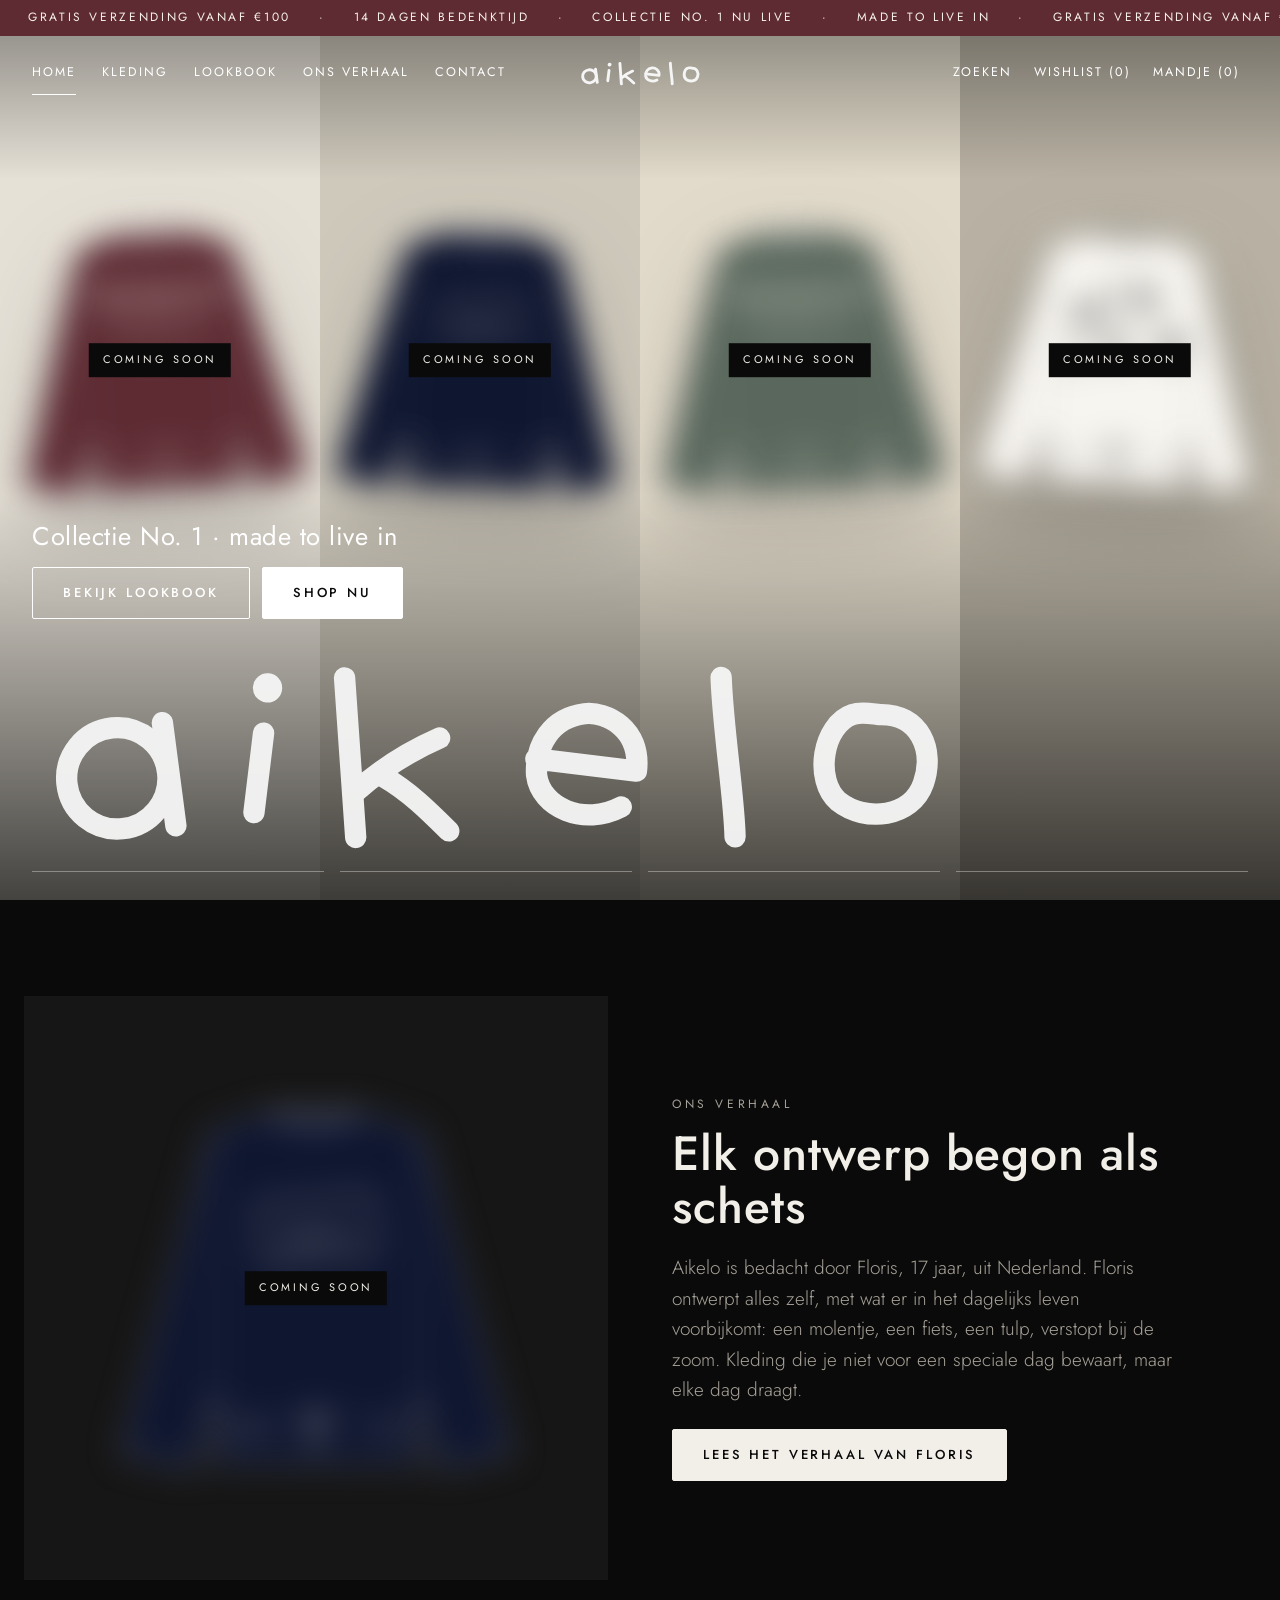
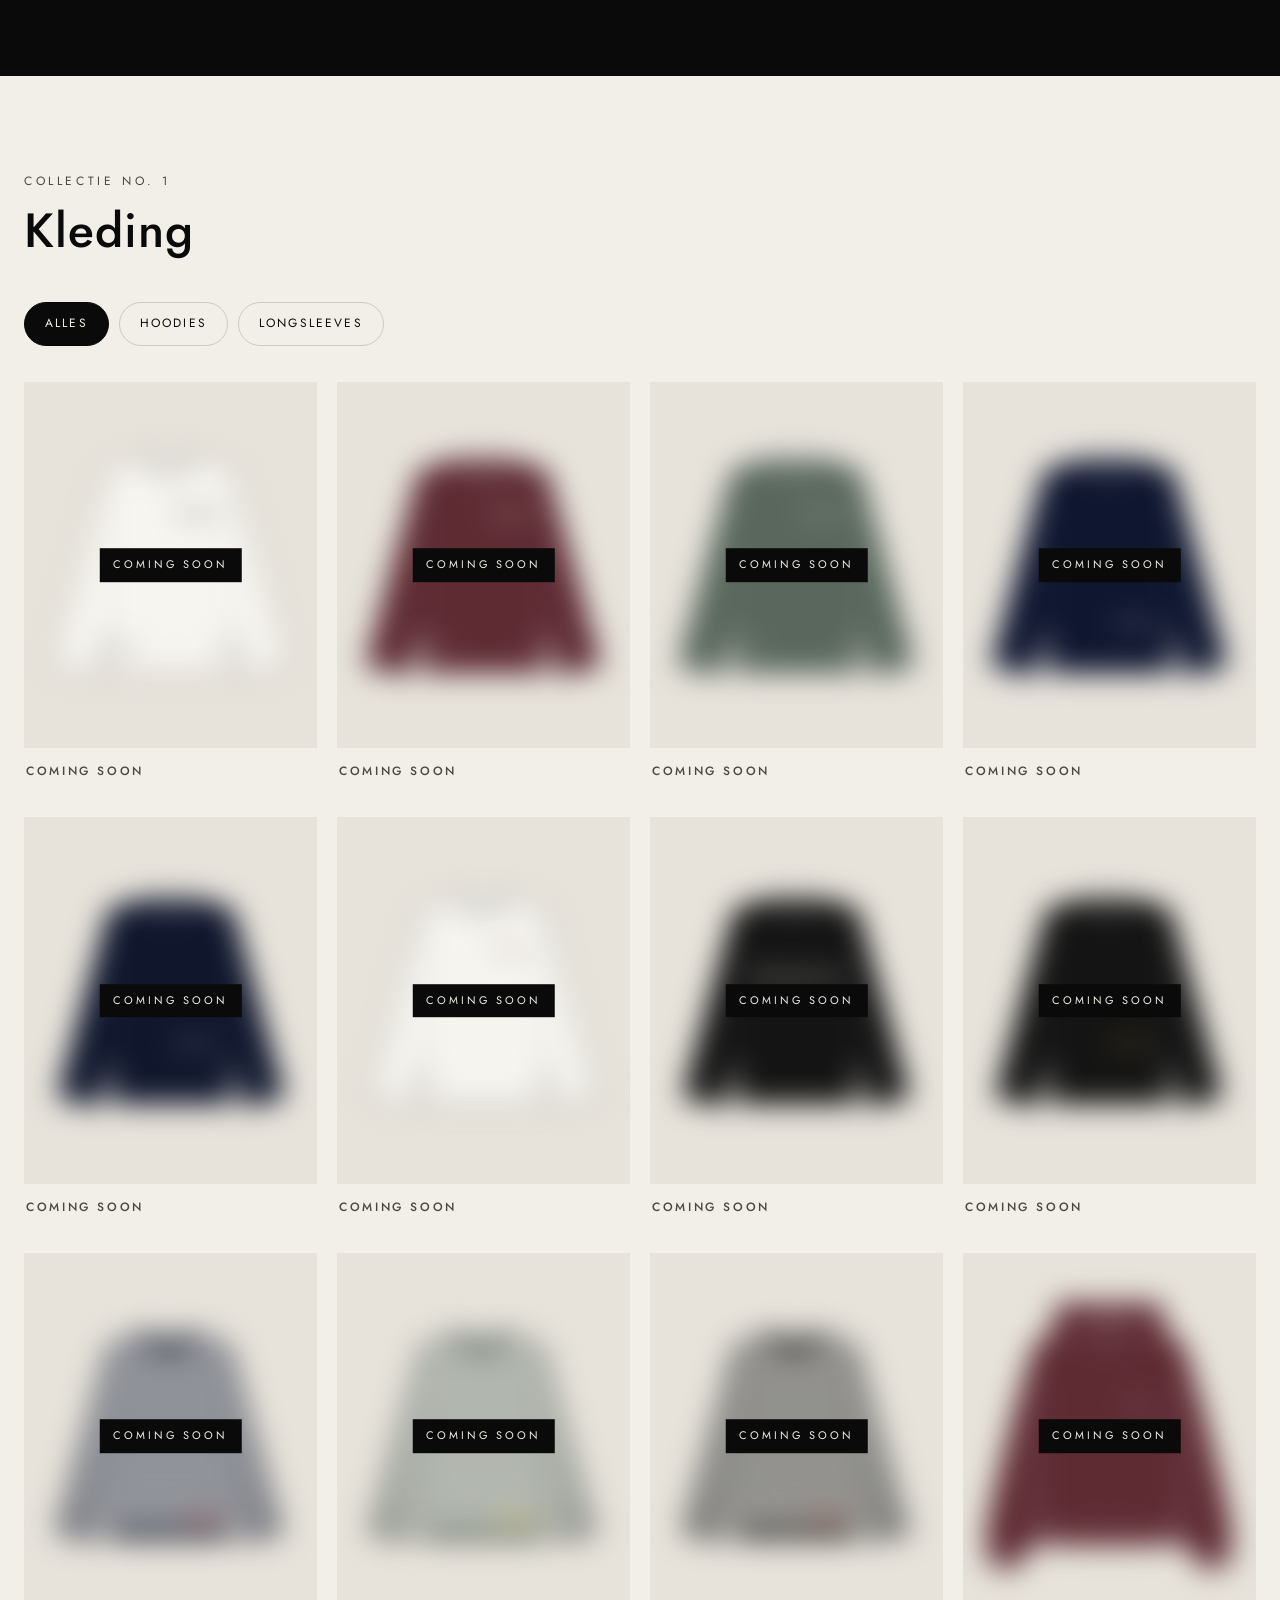
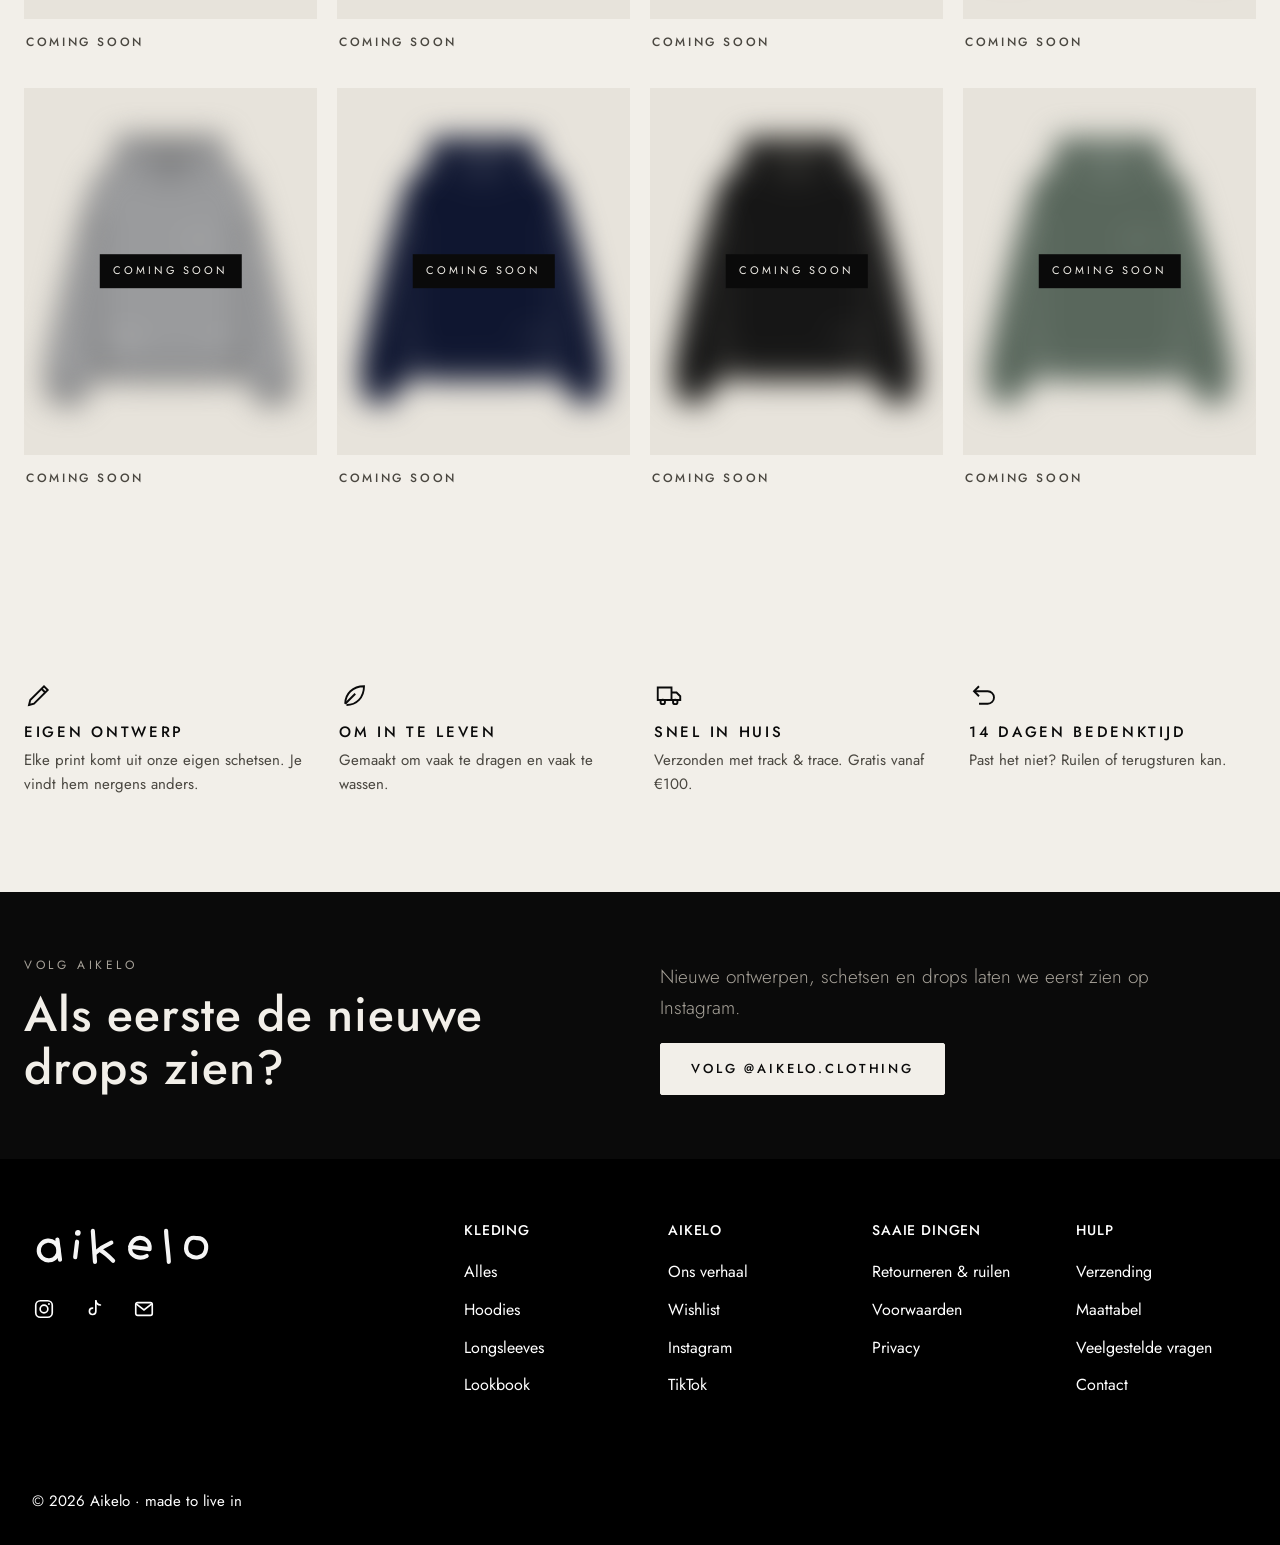
<file: public/index.html>
<!doctype html>
<html lang="nl">
<head>
<meta charset="utf-8">
<meta name="viewport" content="width=device-width, initial-scale=1">
<title>AIKELO · made to live in</title>
<meta name="description" content="Aikelo maakt longsleeves en hoodies uit eigen schetsen. Kleding om in te leven. Bekijk de eerste collectie.">
<meta name="theme-color" content="#F2EFE9">
<meta property="og:title" content="AIKELO · made to live in">
<meta property="og:description" content="Aikelo maakt longsleeves en hoodies uit eigen schetsen. Kleding om in te leven. Bekijk de eerste collectie.">
<meta property="og:type" content="website">
<link rel="icon" href="img/favicon.svg" type="image/svg+xml">
<link rel="preconnect" href="https://fonts.googleapis.com">
<link rel="preconnect" href="https://fonts.gstatic.com" crossorigin>
<link href="https://fonts.googleapis.com/css2?family=Jost:wght@300;400;500&display=swap" rel="stylesheet">
<link rel="stylesheet" href="css/style.css?v=dev">
<script defer src="js/products.js?v=dev"></script>
<script defer src="js/app.js?v=dev"></script>
<script defer src="js/pages.js?v=dev"></script>
</head>
<body data-page="home" class="has-hero">
<div id="site-header"></div>
<main id="main">

<section class="hero2" aria-label="Collectie No. 1">
  <div class="hero-panels"><div class="hero-panel soon" style="background:#E6E1D7"><img src="img/p/ls-echo-bordeaux-achter.svg" alt="" class="ls" style="--r:-3deg"><span class="soon-label">Coming soon</span></div><div class="hero-panel soon" style="background:#CFC9BC"><img src="img/p/ls-stempel-navy-achter.svg" alt="" class="ls" style="--r:2deg"><span class="soon-label">Coming soon</span></div><div class="hero-panel soon" style="background:#E2DBCB"><img src="img/p/ls-echo-groen-achter.svg" alt="" class="ls" style="--r:-2deg"><span class="soon-label">Coming soon</span></div><div class="hero-panel soon" style="background:#B9B2A4"><img src="img/p/ls-stuiterend-wit-achter.svg" alt="" class="ls" style="--r:3deg"><span class="soon-label">Coming soon</span></div></div>
  <div class="hero-shade"></div>
  <div class="hero-content">
    <div class="hero-caption">
      <div>
        <h1>Collectie No. 1 · made to live in</h1>
        <div class="hero-actions"><a class="btn outline-light" href="lookbook">Bekijk lookbook</a><a class="btn solid-light" href="#kleding">Shop nu</a></div>
      </div>
    </div>
    <img class="hero-word" src="img/logo.svg" alt="aikelo">
    <div class="hero-progress" aria-hidden="true"><span style="--i:0"></span><span style="--i:1"></span><span style="--i:2"></span><span style="--i:3"></span></div>
  </div>
</section>

<section class="section dark story" id="verhaal"><div class="wrap split">
  <div class="split-media reveal soon-media"><img src="img/p/ls-stempel-navy-achter.svg" alt="" loading="lazy"><span class="soon-label">Coming soon</span></div>
  <div class="reveal">
    <p class="eyebrow">Ons verhaal</p>
    <h2>Elk ontwerp begon als schets</h2>
    <p class="lead" style="margin:20px 0 24px">Aikelo is bedacht door Floris, 17 jaar, uit Nederland. Floris ontwerpt alles zelf, met wat er in het dagelijks leven voorbijkomt: een molentje, een fiets, een tulp, verstopt bij de zoom. Kleding die je niet voor een speciale dag bewaart, maar elke dag draagt.</p>
    <a class="btn light" href="over#bedenker">Lees het verhaal van Floris</a>
  </div>
</div></section>

<section class="section" id="kleding"><div class="wrap">
  <div class="section-head"><div><p class="eyebrow">Collectie No. 1</p><h2>Kleding</h2></div></div>
  <div class="filters" id="catFilters" role="group" aria-label="Filter op soort"></div>
  <div class="grid" id="grid" aria-live="polite"></div>
</div></section>


<section class="section"><div class="wrap features">
  <div class="feature reveal"><svg viewBox="0 0 24 24" fill="none" stroke="currentColor" stroke-width="1.5" aria-hidden="true"><path d="M4 20l4-1 11-11-3-3L5 16l-1 4z"/><path d="M14 7l3 3"/></svg><h3>Eigen ontwerp</h3><p>Elke print komt uit onze eigen schetsen. Je vindt hem nergens anders.</p></div>
  <div class="feature reveal"><svg viewBox="0 0 24 24" fill="none" stroke="currentColor" stroke-width="1.5" aria-hidden="true"><path d="M5 19c0-8 6-14 15-14 0 9-6 15-14 15"/><path d="M5 19l8-8"/></svg><h3>Om in te leven</h3><p>Gemaakt om vaak te dragen en vaak te wassen.</p></div>
  <div class="feature reveal"><svg viewBox="0 0 24 24" fill="none" stroke="currentColor" stroke-width="1.5" aria-hidden="true"><path d="M3 6h11v10H3zM14 10h4l3 3v3h-7"/><circle cx="7" cy="17.5" r="1.8"/><circle cx="17" cy="17.5" r="1.8"/></svg><h3>Snel in huis</h3><p>Verzonden met track &amp; trace. Gratis vanaf €100.</p></div>
  <div class="feature reveal"><svg viewBox="0 0 24 24" fill="none" stroke="currentColor" stroke-width="1.5" aria-hidden="true"><path d="M4 9h11a5 5 0 0 1 0 10H8"/><path d="M8 5L4 9l4 4"/></svg><h3>14 dagen bedenktijd</h3><p>Past het niet? Ruilen of terugsturen kan.</p></div>
</div></section>

<section class="section dark tight"><div class="wrap news">
  <div><p class="eyebrow">Volg aikelo</p><h2>Als eerste de nieuwe drops zien?</h2></div>
  <div><p class="lead" style="margin-bottom:20px">Nieuwe ontwerpen, schetsen en drops laten we eerst zien op Instagram.</p><a class="btn light" href="https://instagram.com/aikelo.clothing" target="_blank" rel="noopener">Volg @aikelo.clothing</a></div>
</div></section>
</main>
<div id="site-footer"></div>
</body>
</html>
</file>
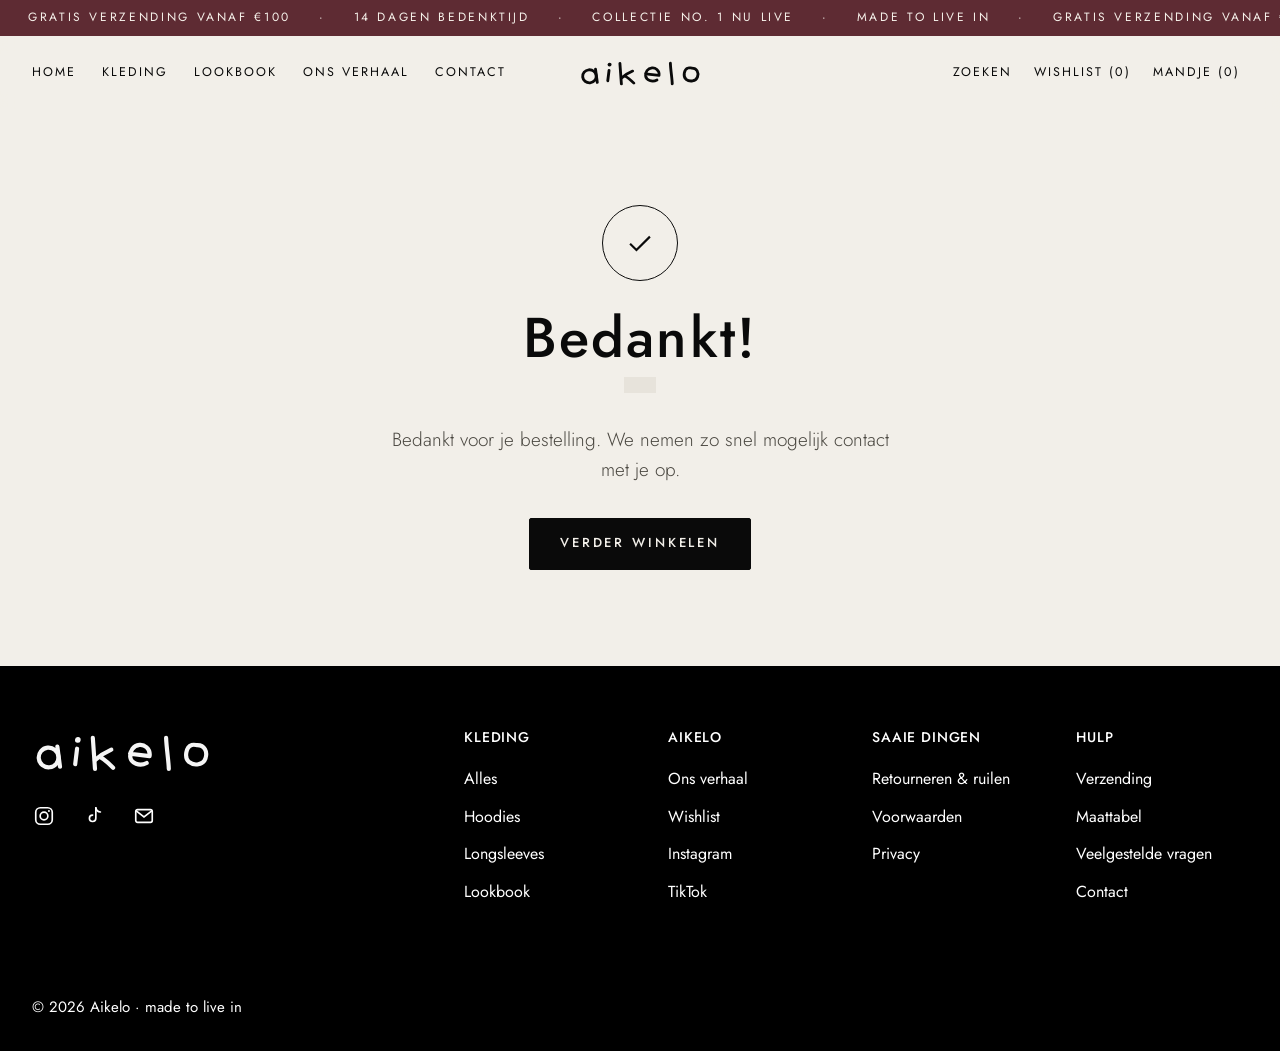
<file: public/bedankt.html>
<!doctype html>
<html lang="nl">
<head>
<meta charset="utf-8">
<meta name="viewport" content="width=device-width, initial-scale=1">
<title>Bedankt · AIKELO</title>
<meta name="description" content="Bedankt voor je bestelling bij aikelo.">
<meta name="theme-color" content="#F2EFE9">
<meta property="og:title" content="Bedankt · AIKELO">
<meta property="og:description" content="Bedankt voor je bestelling bij aikelo.">
<meta property="og:type" content="website">
<link rel="icon" href="img/favicon.svg" type="image/svg+xml">
<link rel="preconnect" href="https://fonts.googleapis.com">
<link rel="preconnect" href="https://fonts.gstatic.com" crossorigin>
<link href="https://fonts.googleapis.com/css2?family=Jost:wght@300;400;500&display=swap" rel="stylesheet">
<link rel="stylesheet" href="css/style.css?v=dev">
<script defer src="js/products.js?v=dev"></script>
<script defer src="js/app.js?v=dev"></script>
<script defer src="js/pages.js?v=dev"></script>
</head>
<body data-page="thanks">
<div id="site-header"></div>
<main id="main">

<div class="wrap"><div class="thanks">
  <div class="check-ring"><svg viewBox="0 0 24 24" width="34" height="34" fill="none" stroke="currentColor" stroke-width="1.5" aria-hidden="true"><path d="M5 12.5l4.5 4.5L19 7.5"/></svg></div>
  <h1 style="font-size:clamp(34px,5vw,56px)">Bedankt!</h1>
  <div class="order-no" id="orderNo" hidden></div>
  <p class="lead" id="thanksMsg" style="margin:0 auto 32px">Bedankt voor je bestelling. We nemen zo snel mogelijk contact met je op.</p>
  <a class="btn" href="shop">Verder winkelen</a>
</div></div>
</main>
<div id="site-footer"></div>
</body>
</html>
</file>
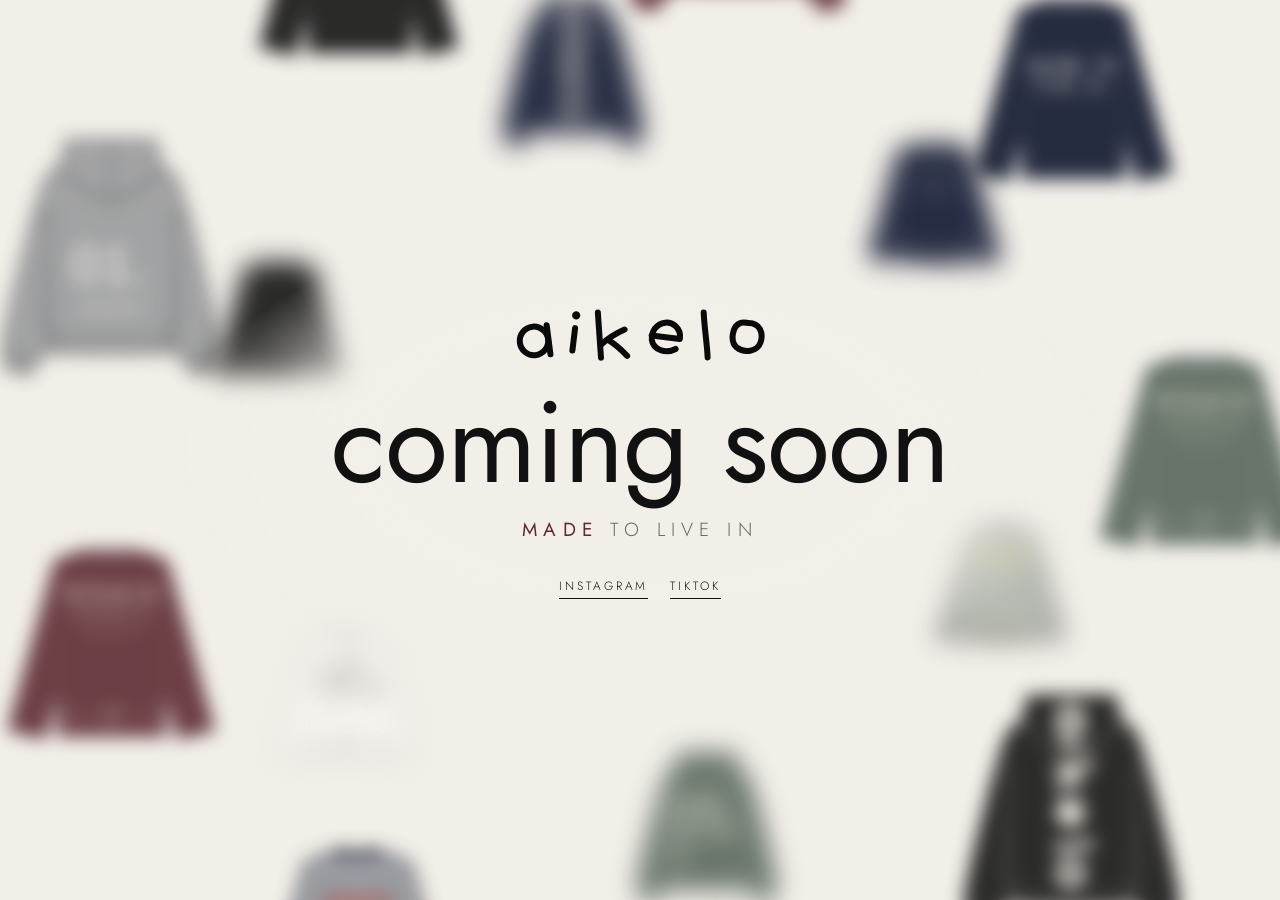
<file: public/coming-soon.html>
<!doctype html>
<html lang="nl">
<head>
<meta charset="utf-8">
<meta name="viewport" content="width=device-width, initial-scale=1">
<title>AIKELO · coming soon</title>
<meta name="description" content="Aikelo komt eraan. Kleding uit eigen schetsen, made to live in.">
<meta name="theme-color" content="#F2EFE9">
<meta property="og:title" content="AIKELO · coming soon">
<meta property="og:description" content="Aikelo komt eraan. Kleding uit eigen schetsen, made to live in.">
<meta property="og:type" content="website">
<link rel="icon" href="img/favicon.svg" type="image/svg+xml">
<link rel="preconnect" href="https://fonts.googleapis.com">
<link rel="preconnect" href="https://fonts.gstatic.com" crossorigin>
<link href="https://fonts.googleapis.com/css2?family=Jost:wght@300;400;500&display=swap" rel="stylesheet">
<style>
  :root { --bg: #F2EFE9; --ink: #111; --muted: #6E6A63; --accent: #5E2B33; }
  * { box-sizing: border-box; }
  html, body { margin: 0; height: 100%; }
  body { background: var(--bg); color: var(--ink); font-family: Jost, system-ui, sans-serif; font-weight: 300; overflow: hidden; }
  .soon { position: fixed; inset: 0; display: grid; place-items: center; overflow: hidden; }

  /* de kleding die rond het logo draait */
  .ell { position: absolute; inset: 0; }
  .orbit { position: absolute; left: 50%; top: 50%; width: 0; height: 0; animation: spin 70s linear infinite; }
  .piece { position: absolute; left: 0; top: 0; transform: rotate(var(--a)) translateX(var(--r)) rotate(calc(-1 * var(--a))); }
  .piece img { display: block; width: var(--w); transform: translate(-50%, -50%); animation: spin 70s linear infinite reverse; filter: blur(var(--b)); opacity: .9; }
  .orbit.inner { animation-duration: 95s; animation-direction: reverse; }
  .orbit.inner .piece img { animation-duration: 95s; animation-direction: normal; }
  @keyframes spin { to { rotate: 360deg; } }

  /* midden */
  .center { position: relative; z-index: 2; text-align: center; padding: 0 24px; }
  .center::before { content: ""; position: absolute; inset: -30% -20%; z-index: -1; background: radial-gradient(closest-side, var(--bg) 55%, rgba(242,239,233,0)); }
  .logo { width: clamp(150px, 24vw, 260px); height: auto; display: block; margin: 0 auto; }
  h1 { font-weight: 400; font-size: clamp(44px, 9vw, 120px); line-height: .95; letter-spacing: -.01em; margin: 26px 0 18px; text-transform: lowercase; }
  .quote { font-size: clamp(15px, 1.8vw, 19px); letter-spacing: .32em; text-transform: uppercase; color: var(--muted); margin: 0; }
  .quote b { color: var(--accent); font-weight: 400; }
  .social { margin-top: 34px; display: flex; gap: 22px; justify-content: center; }
  .social a { color: var(--ink); font-size: 12px; letter-spacing: .24em; text-transform: uppercase; text-decoration: none; border-bottom: 1px solid currentColor; padding-bottom: 3px; }
  .social a:hover { color: var(--accent); }

  /* binnenkomen */
  .center > * { opacity: 0; transform: translateY(14px); animation: up .9s cubic-bezier(.2,.7,.2,1) forwards; }
  .center > :nth-child(2) { animation-delay: .15s; } .center > :nth-child(3) { animation-delay: .3s; } .center > :nth-child(4) { animation-delay: .45s; }
  @keyframes up { to { opacity: 1; transform: none; } }

  /* op een smal scherm een ovale ring, zodat boven en onder ook kleding draait */
  @media (max-width: 700px) { .piece { --r: var(--rm) !important; } .piece img { width: var(--wm); transform: translate(-50%, -50%) scaleY(.57); } .ell { transform: scaleY(1.75); } }
  @media (prefers-reduced-motion: reduce) { .orbit, .piece img { animation: none; } .center > * { animation: none; opacity: 1; transform: none; } }
</style>
</head>
<body>
<main class="soon">
  <div class="ell" aria-hidden="true">
    <div class="orbit" id="outer"></div>
    <div class="orbit inner" id="inner"></div>
  </div>
  <div class="center">
    <img class="logo" src="img/logo.svg" alt="aikelo">
    <h1>coming soon</h1>
    <p class="quote"><b>made</b> to live in</p>
    <div class="social">
      <a href="https://www.instagram.com/aikelo.clothing/" target="_blank" rel="noopener">Instagram</a>
      <a href="https://www.tiktok.com/@aikelo.clothing" target="_blank" rel="noopener">TikTok</a>
    </div>
  </div>
</main>
<script>
  // buitenste ring: groot en wazig, binnenste ring: kleiner en nog waziger
  var outer = ['ls-echo-groen', 'hoodie-verticaal-zwart', 'ls-groot-wit', 'streep-navy', 'ls-echo-bordeaux', 'hoodie-nummer-grijs', 'ls-livein-zwart', 'hoodie-holle-letters-bordeaux', 'ls-motto-navy'];
  var inner = ['streep-groen', 'hoodie-poster-groen', 'ls-stuiterend-wit', 'ls-logo-zwart', 'hoodie-verticaal-navy', 'ls-stempel-navy'];
  function ring(id, list, r, rm, w, wm, blur, offset) {
    document.getElementById(id).innerHTML = list.map(function (n, i) {
      var a = offset + i * 360 / list.length;
      return '<div class="piece" style="--a:' + a + 'deg;--r:' + r + ';--rm:' + rm + ';--w:' + w + ';--wm:' + wm + ';--b:' + blur + '"><img src="img/p/' + n + '-achter.svg" alt=""></div>';
    }).join('');
  }
  ring('outer', outer, 'min(44vw, 640px)', '62vw', 'clamp(170px, 17vw, 260px)', '150px', '9px', 0);
  ring('inner', inner, 'min(30vw, 400px)', '44vw', 'clamp(110px, 11vw, 170px)', '100px', '13px', 20);
</script>
</body>
</html>
</file>
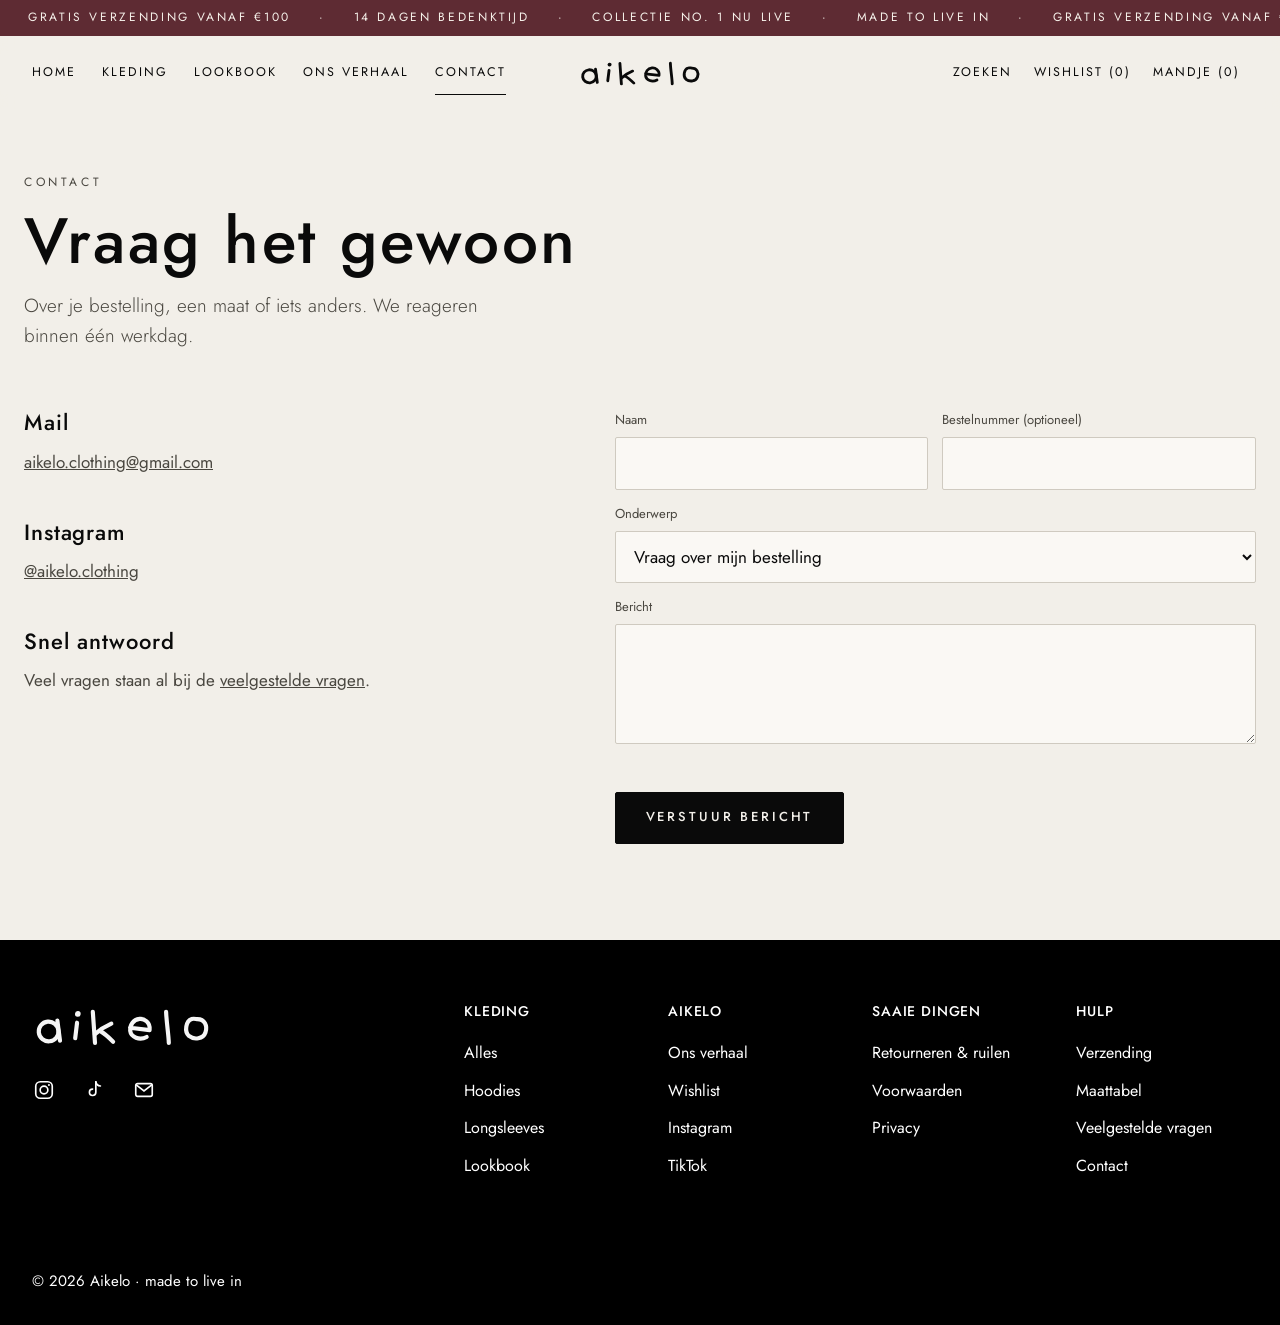
<file: public/contact.html>
<!doctype html>
<html lang="nl">
<head>
<meta charset="utf-8">
<meta name="viewport" content="width=device-width, initial-scale=1">
<title>Contact · AIKELO</title>
<meta name="description" content="Neem contact op met aikelo. Vragen over je bestelling, maten of retour.">
<meta name="theme-color" content="#F2EFE9">
<meta property="og:title" content="Contact · AIKELO">
<meta property="og:description" content="Neem contact op met aikelo. Vragen over je bestelling, maten of retour.">
<meta property="og:type" content="website">
<link rel="icon" href="img/favicon.svg" type="image/svg+xml">
<link rel="preconnect" href="https://fonts.googleapis.com">
<link rel="preconnect" href="https://fonts.gstatic.com" crossorigin>
<link href="https://fonts.googleapis.com/css2?family=Jost:wght@300;400;500&display=swap" rel="stylesheet">
<link rel="stylesheet" href="css/style.css?v=dev">
<script defer src="js/products.js?v=dev"></script>
<script defer src="js/app.js?v=dev"></script>
<script defer src="js/pages.js?v=dev"></script>
</head>
<body data-page="contact">
<div id="site-header"></div>
<main id="main">

<div class="wrap">
  <header class="page-head"><p class="eyebrow">Contact</p><h1 style="font-size:clamp(36px,5vw,64px)">Vraag het gewoon</h1><p class="lead" style="margin-top:14px">Over je bestelling, een maat of iets anders. We reageren binnen één werkdag.</p></header>
  <div class="contact-grid" style="padding-bottom:96px">
    <div class="prose">
      <h2 style="margin-top:0">Mail</h2><p><a data-email href="#"></a></p>
      <h2>Instagram</h2><p><a data-insta href="#" target="_blank" rel="noopener"></a></p>
      <h2>Snel antwoord</h2><p>Veel vragen staan al bij de <a href="info#faq">veelgestelde vragen</a>.</p>
    </div>
    <form id="contactForm" novalidate>
      <div class="fields">
        <div class="field"><label for="cname">Naam</label><input id="cname" name="cname" autocomplete="name"></div>
        <div class="field"><label for="corder">Bestelnummer (optioneel)</label><input id="corder" name="corder"></div>
        <div class="field full"><label for="csubject">Onderwerp</label><select id="csubject" name="csubject"><option>Vraag over mijn bestelling</option><option>Vraag over een maat</option><option>Ruilen of retourneren</option><option>Iets anders</option></select></div>
        <div class="field full"><label for="cmsg">Bericht</label><textarea id="cmsg" name="cmsg"></textarea></div>
      </div>
      <p class="form-msg" id="contactMsg" role="status" style="margin-top:12px"></p>
      <button class="btn" type="submit">Verstuur bericht</button>
    </form>
  </div>
</div>
</main>
<div id="site-footer"></div>
</body>
</html>
</file>
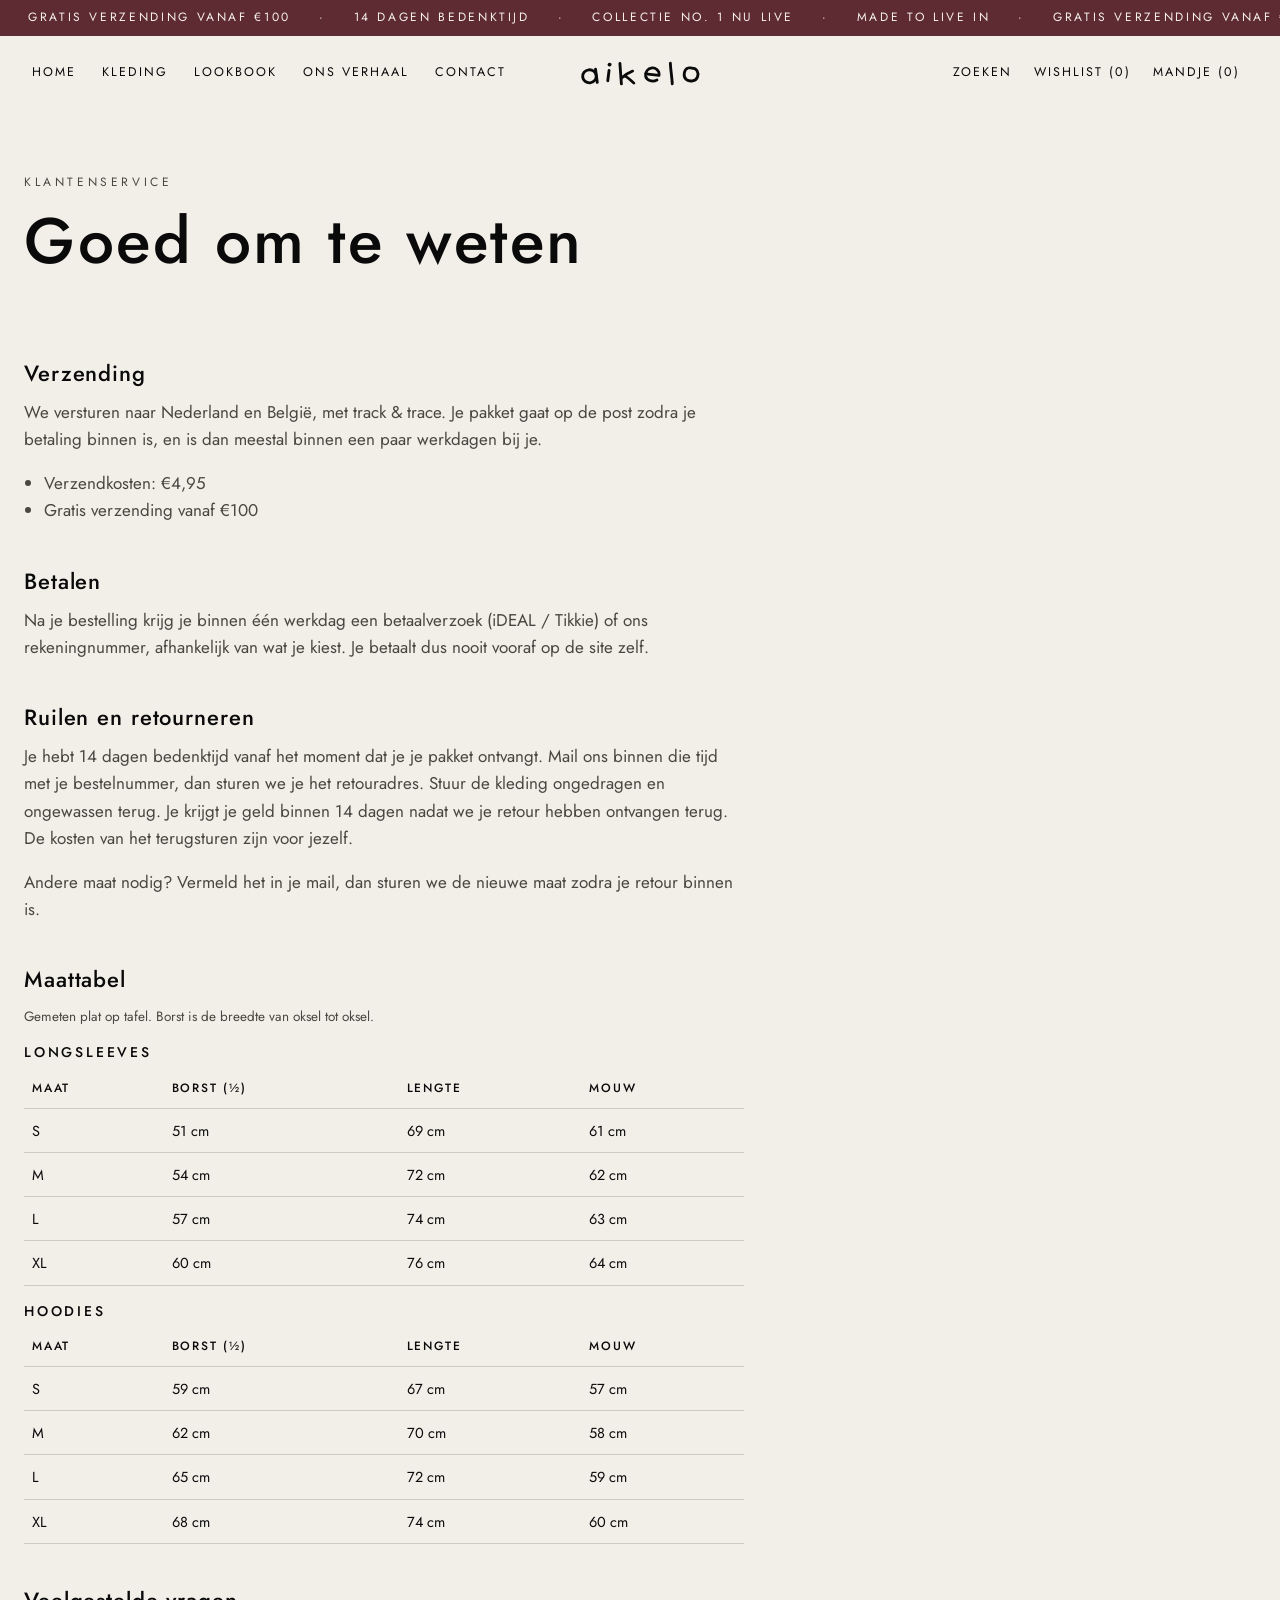
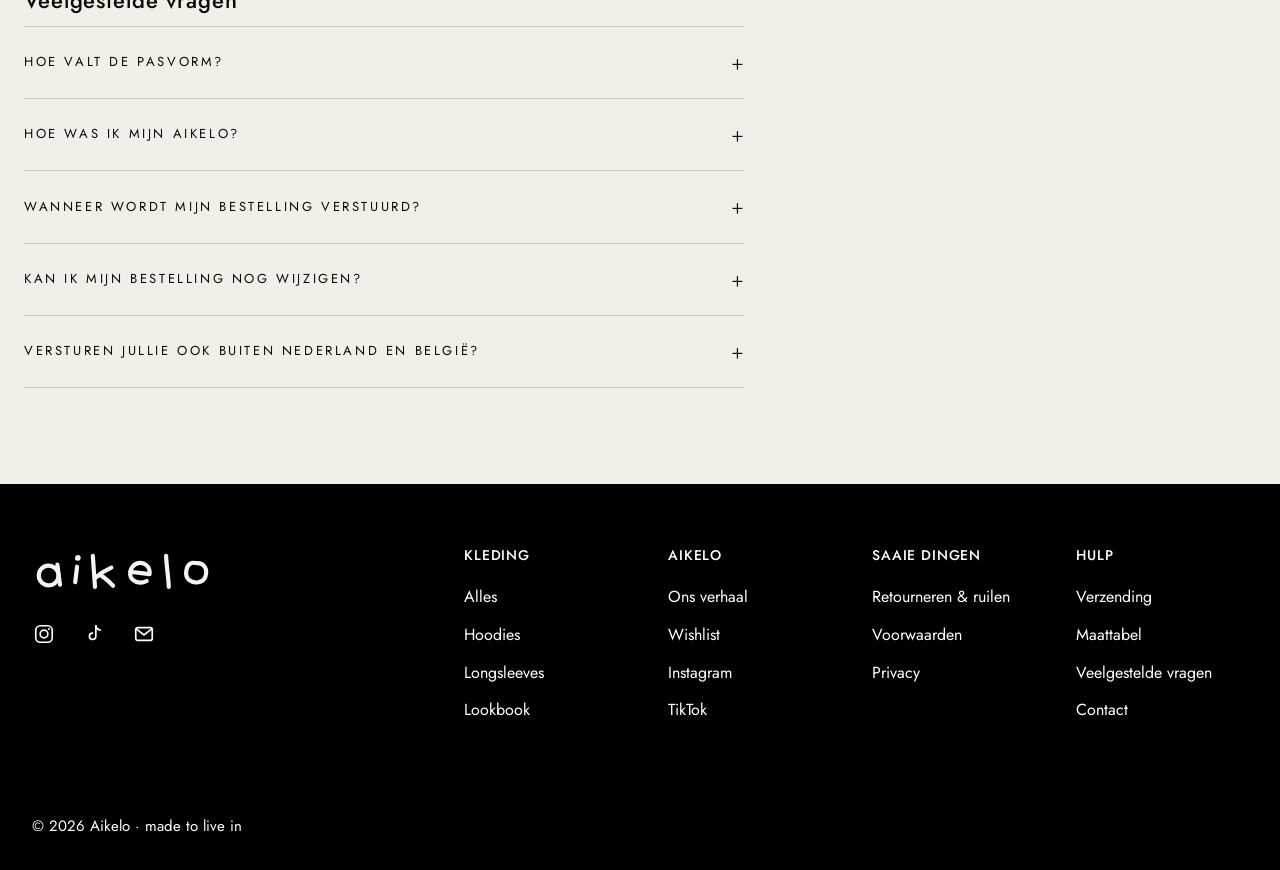
<file: public/info.html>
<!doctype html>
<html lang="nl">
<head>
<meta charset="utf-8">
<meta name="viewport" content="width=device-width, initial-scale=1">
<title>Klantenservice · AIKELO</title>
<meta name="description" content="Verzending, retourneren, maattabel en veelgestelde vragen van aikelo.">
<meta name="theme-color" content="#F2EFE9">
<meta property="og:title" content="Klantenservice · AIKELO">
<meta property="og:description" content="Verzending, retourneren, maattabel en veelgestelde vragen van aikelo.">
<meta property="og:type" content="website">
<link rel="icon" href="img/favicon.svg" type="image/svg+xml">
<link rel="preconnect" href="https://fonts.googleapis.com">
<link rel="preconnect" href="https://fonts.gstatic.com" crossorigin>
<link href="https://fonts.googleapis.com/css2?family=Jost:wght@300;400;500&display=swap" rel="stylesheet">
<link rel="stylesheet" href="css/style.css?v=dev">
<script defer src="js/products.js?v=dev"></script>
<script defer src="js/app.js?v=dev"></script>
<script defer src="js/pages.js?v=dev"></script>
</head>
<body data-page="info">
<div id="site-header"></div>
<main id="main">

<div class="wrap">
  <header class="page-head"><p class="eyebrow">Klantenservice</p><h1 style="font-size:clamp(36px,5vw,64px)">Goed om te weten</h1></header>
  <div class="prose" style="padding-bottom:96px">
    <h2 id="verzending">Verzending</h2>
    <p>We versturen naar Nederland en België, met track &amp; trace. Je pakket gaat op de post zodra je betaling binnen is, en is dan meestal binnen een paar werkdagen bij je.</p>
    <ul><li>Verzendkosten: €4,95</li><li>Gratis verzending vanaf €100</li></ul>
    <h2 id="betalen">Betalen</h2>
    <p>Na je bestelling krijg je binnen één werkdag een betaalverzoek (iDEAL / Tikkie) of ons rekeningnummer, afhankelijk van wat je kiest. Je betaalt dus nooit vooraf op de site zelf.</p>
    <h2 id="retour">Ruilen en retourneren</h2>
    <p>Je hebt 14 dagen bedenktijd vanaf het moment dat je je pakket ontvangt. Mail ons binnen die tijd met je bestelnummer, dan sturen we je het retouradres. Stuur de kleding ongedragen en ongewassen terug. Je krijgt je geld binnen 14 dagen nadat we je retour hebben ontvangen terug. De kosten van het terugsturen zijn voor jezelf.</p>
    <p>Andere maat nodig? Vermeld het in je mail, dan sturen we de nieuwe maat zodra je retour binnen is.</p>
    <h2 id="maten">Maattabel</h2>
    <div id="sizeTables"></div>
    <h2 id="faq">Veelgestelde vragen</h2>
    <details class="acc"><summary>Hoe valt de pasvorm?</summary><div class="acc-body">De longsleeves vallen normaal. De hoodies zijn wat ruimer, met verlaagde schouders. Twijfel je? Neem bij de hoodies een maat kleiner als je hem minder ruim wilt.</div></details>
    <details class="acc"><summary>Hoe was ik mijn aikelo?</summary><div class="acc-body">Binnenstebuiten op 30 graden, niet in de droger en niet strijken op de print.</div></details>
    <details class="acc"><summary>Wanneer wordt mijn bestelling verstuurd?</summary><div class="acc-body">Zodra je betaling binnen is. Je krijgt dan een mail met de track &amp; trace-code.</div></details>
    <details class="acc"><summary>Kan ik mijn bestelling nog wijzigen?</summary><div class="acc-body">Ja, zolang hij nog niet verstuurd is. Mail ons met je bestelnummer.</div></details>
    <details class="acc"><summary>Versturen jullie ook buiten Nederland en België?</summary><div class="acc-body">Nog niet via de site. Mail ons, dan kijken we wat er kan.</div></details>
  </div>
</div>
</main>
<div id="site-footer"></div>
</body>
</html>
</file>
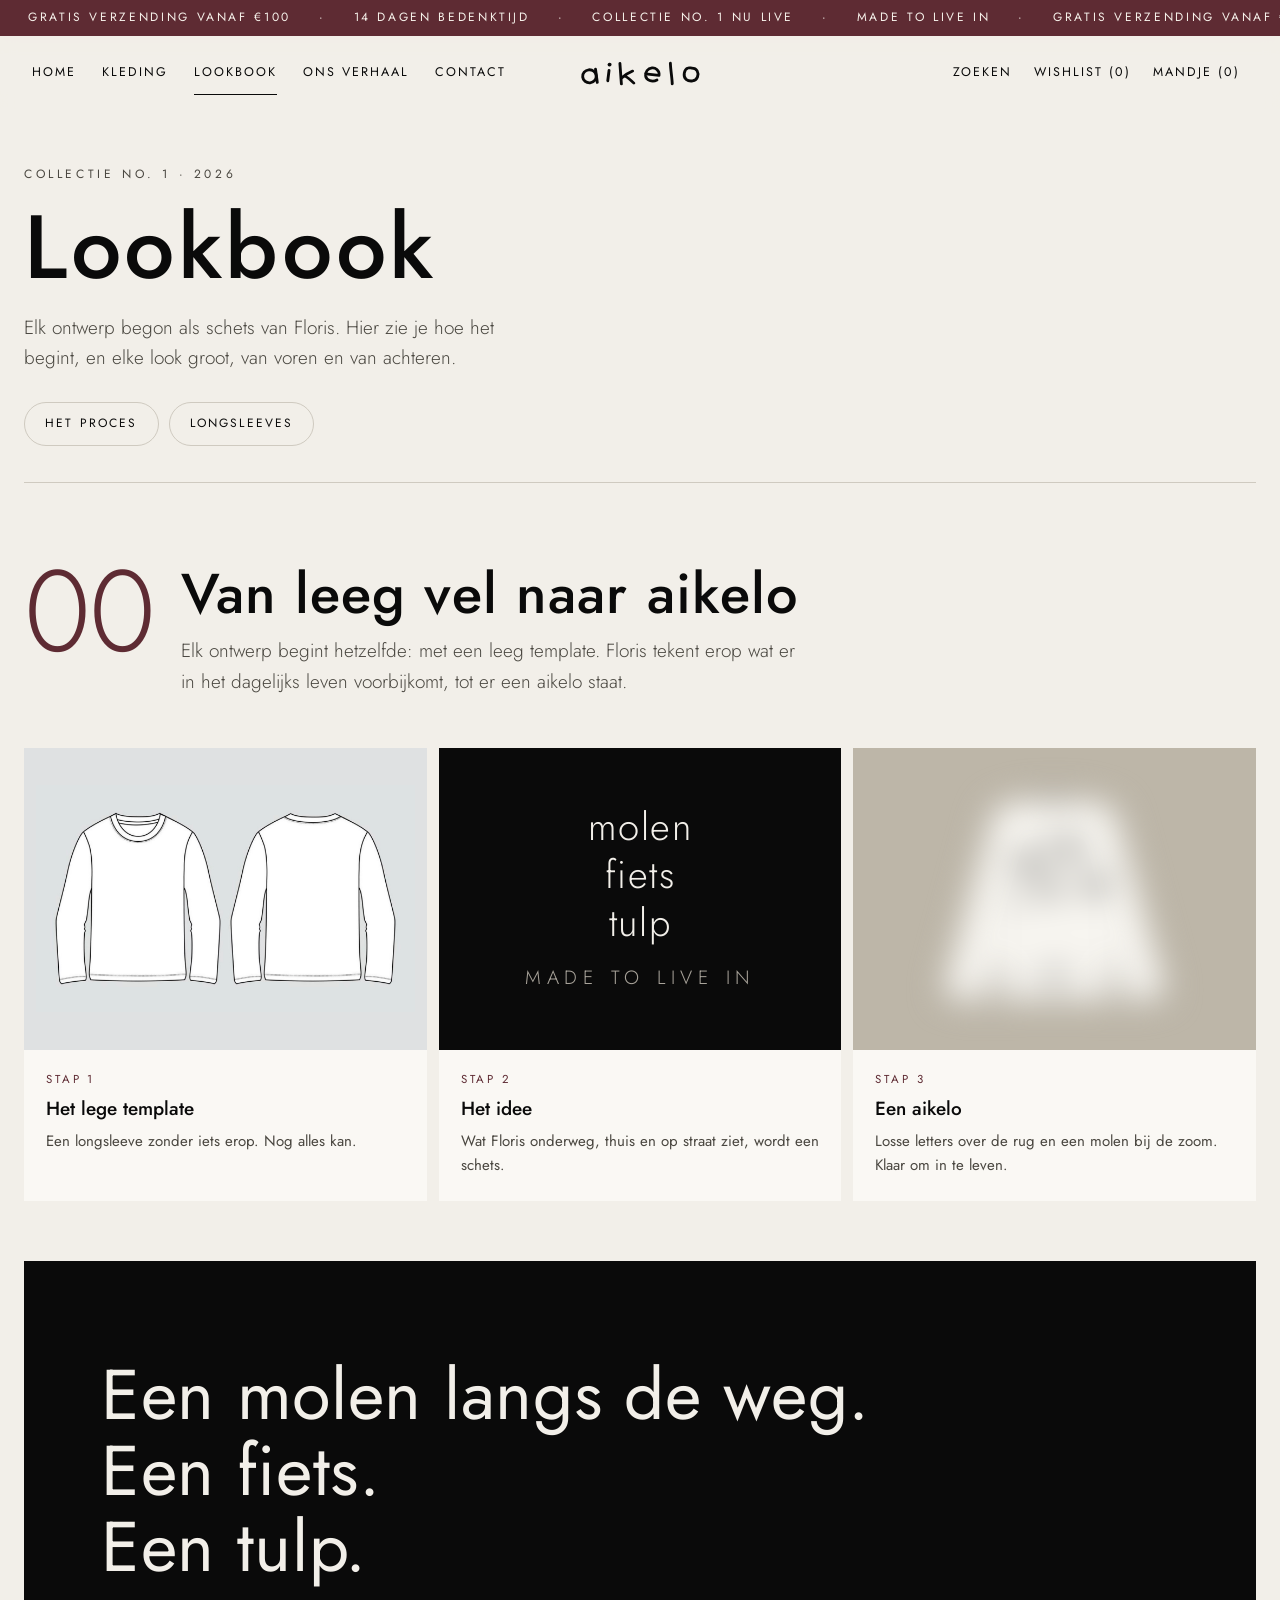
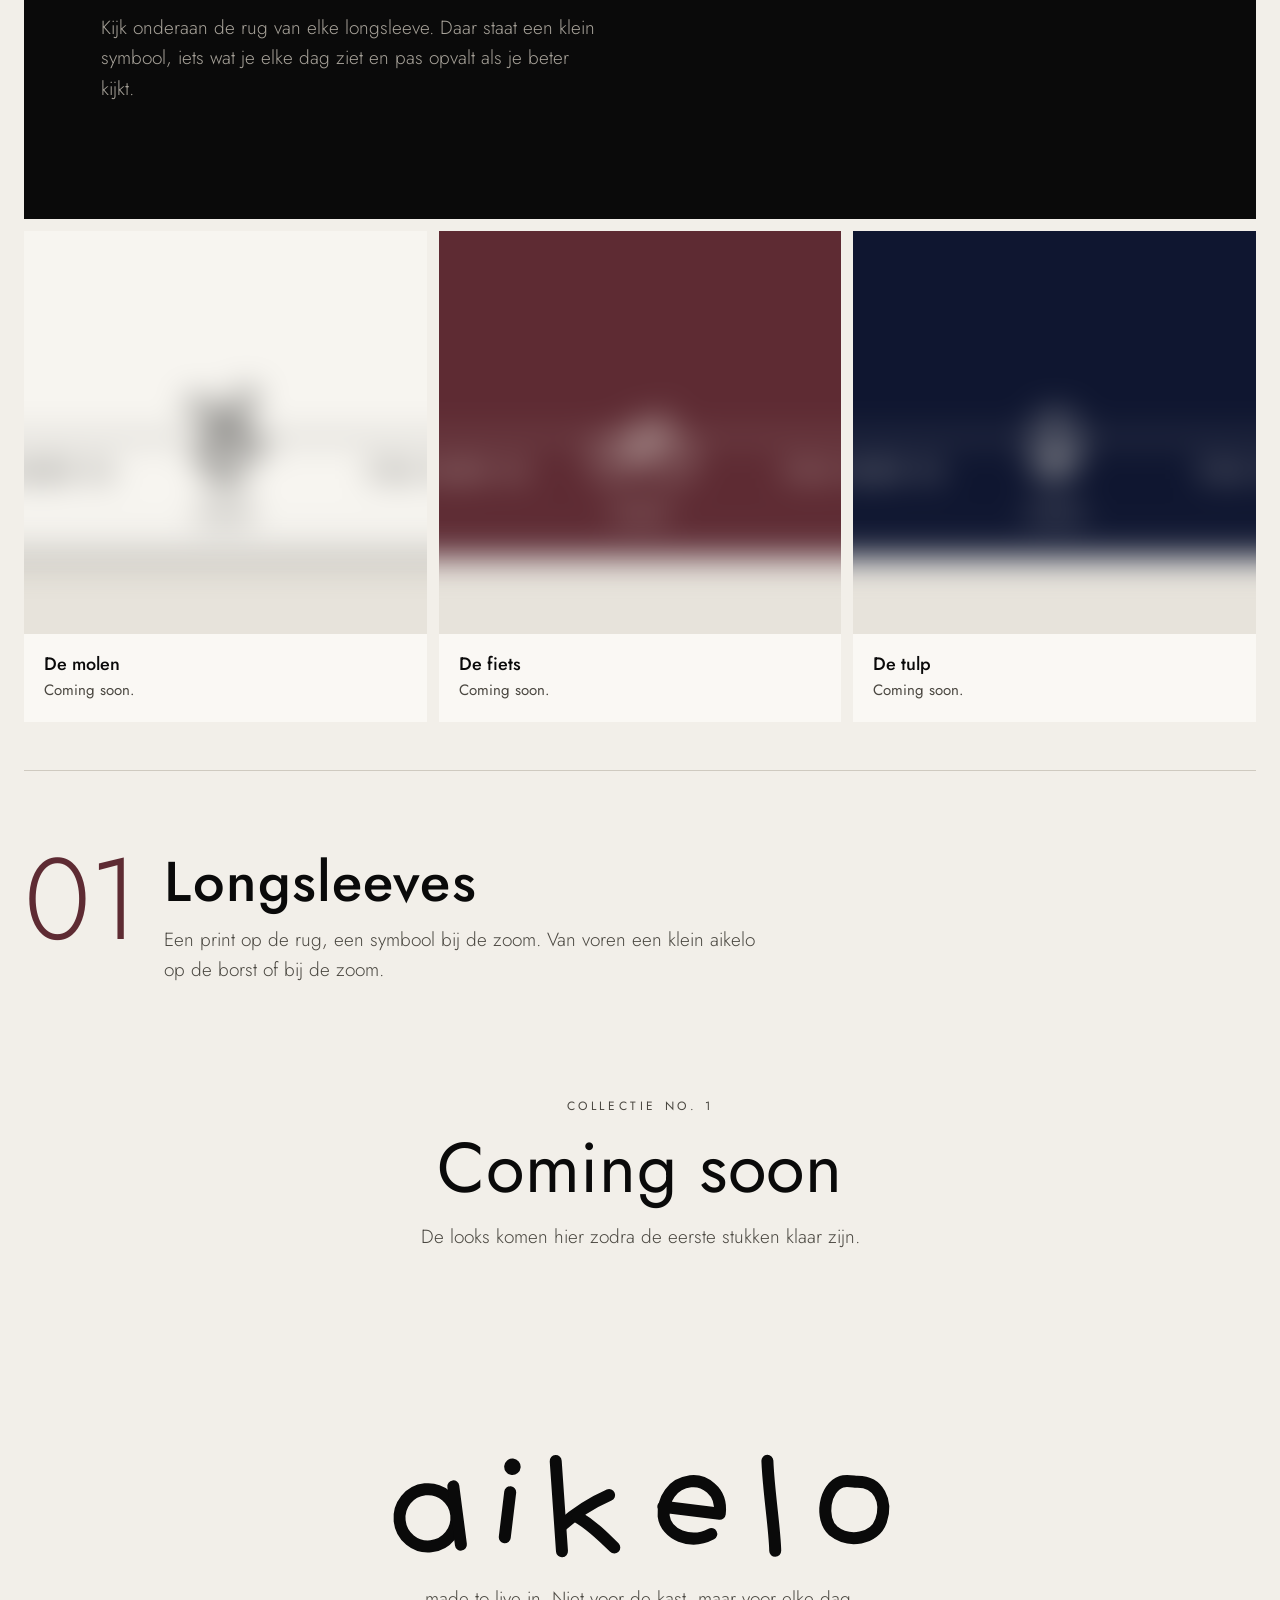
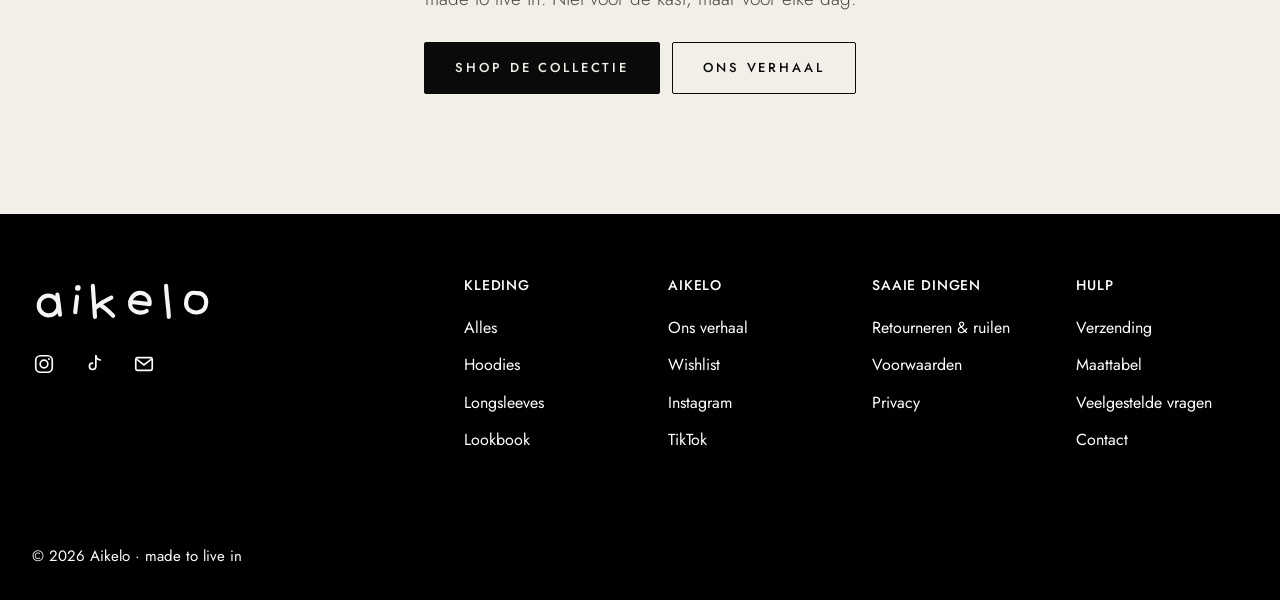
<file: public/lookbook.html>
<!doctype html>
<html lang="nl">
<head>
<meta charset="utf-8">
<meta name="viewport" content="width=device-width, initial-scale=1">
<title>Lookbook · AIKELO</title>
<meta name="description" content="Lookbook van aikelo, collectie No. 1. Elk ontwerp van voren en van achteren.">
<meta name="theme-color" content="#F2EFE9">
<meta property="og:title" content="Lookbook · AIKELO">
<meta property="og:description" content="Lookbook van aikelo, collectie No. 1. Elk ontwerp van voren en van achteren.">
<meta property="og:type" content="website">
<link rel="icon" href="img/favicon.svg" type="image/svg+xml">
<link rel="preconnect" href="https://fonts.googleapis.com">
<link rel="preconnect" href="https://fonts.gstatic.com" crossorigin>
<link href="https://fonts.googleapis.com/css2?family=Jost:wght@300;400;500&display=swap" rel="stylesheet">
<link rel="stylesheet" href="css/style.css?v=dev">
<script defer src="js/products.js?v=dev"></script>
<script defer src="js/app.js?v=dev"></script>
<script defer src="js/pages.js?v=dev"></script>
</head>
<body data-page="lookbook">
<div id="site-header"></div>
<main id="main">

<div class="wrap" style="padding-bottom:96px">
  <header class="lb-intro"><p class="eyebrow">Collectie No. 1 · 2026</p><h1 style="font-size:clamp(40px,7vw,96px)">Lookbook</h1><p class="lead" style="margin-top:16px">Elk ontwerp begon als schets van Floris. Hier zie je hoe het begint, en elke look groot, van voren en van achteren.</p><nav class="filters" aria-label="Spring naar" style="margin:28px 0 0"><a class="chip" href="#proces" style="display:inline-flex;align-items:center;text-decoration:none">Het proces</a><a class="chip" href="#longsleeves" style="display:inline-flex;align-items:center;text-decoration:none">Longsleeves</a></nav></header>
  <div id="lookbook"></div>
</div>
</main>
<div id="site-footer"></div>
</body>
</html>
</file>
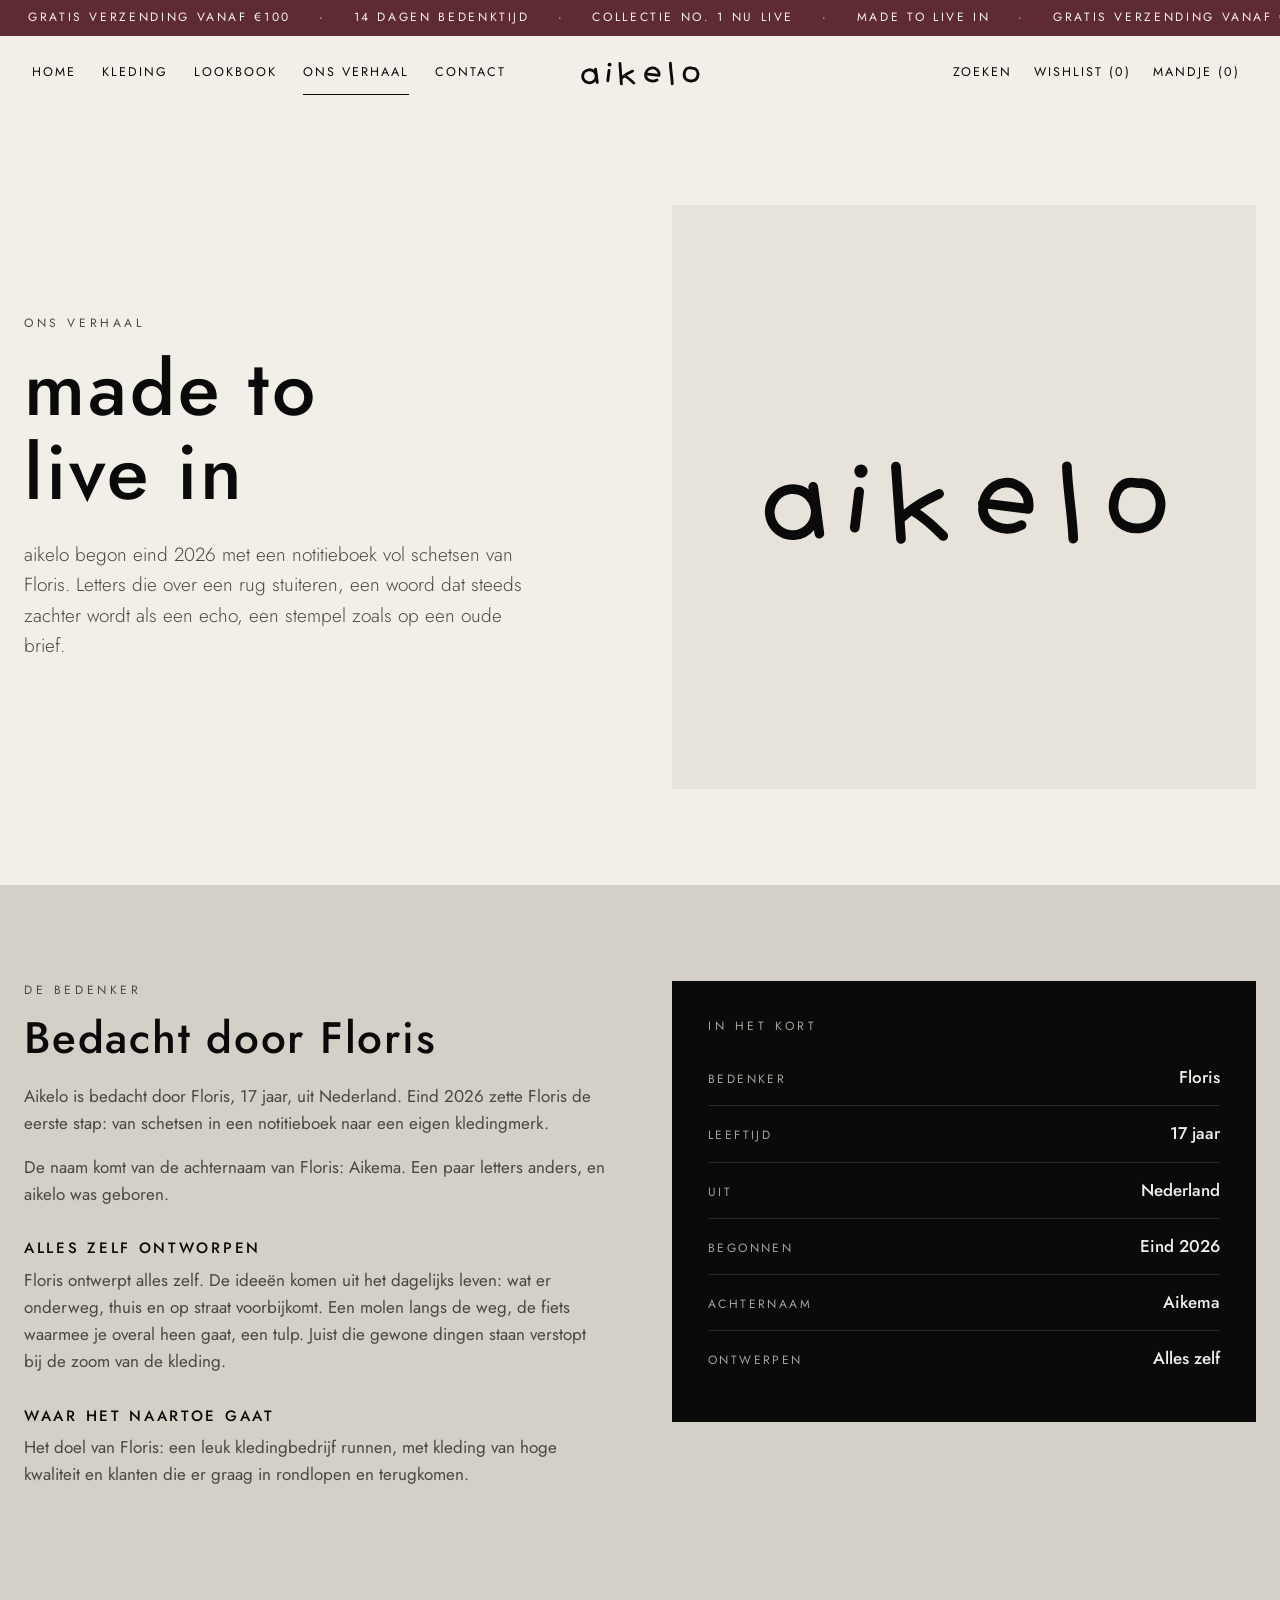
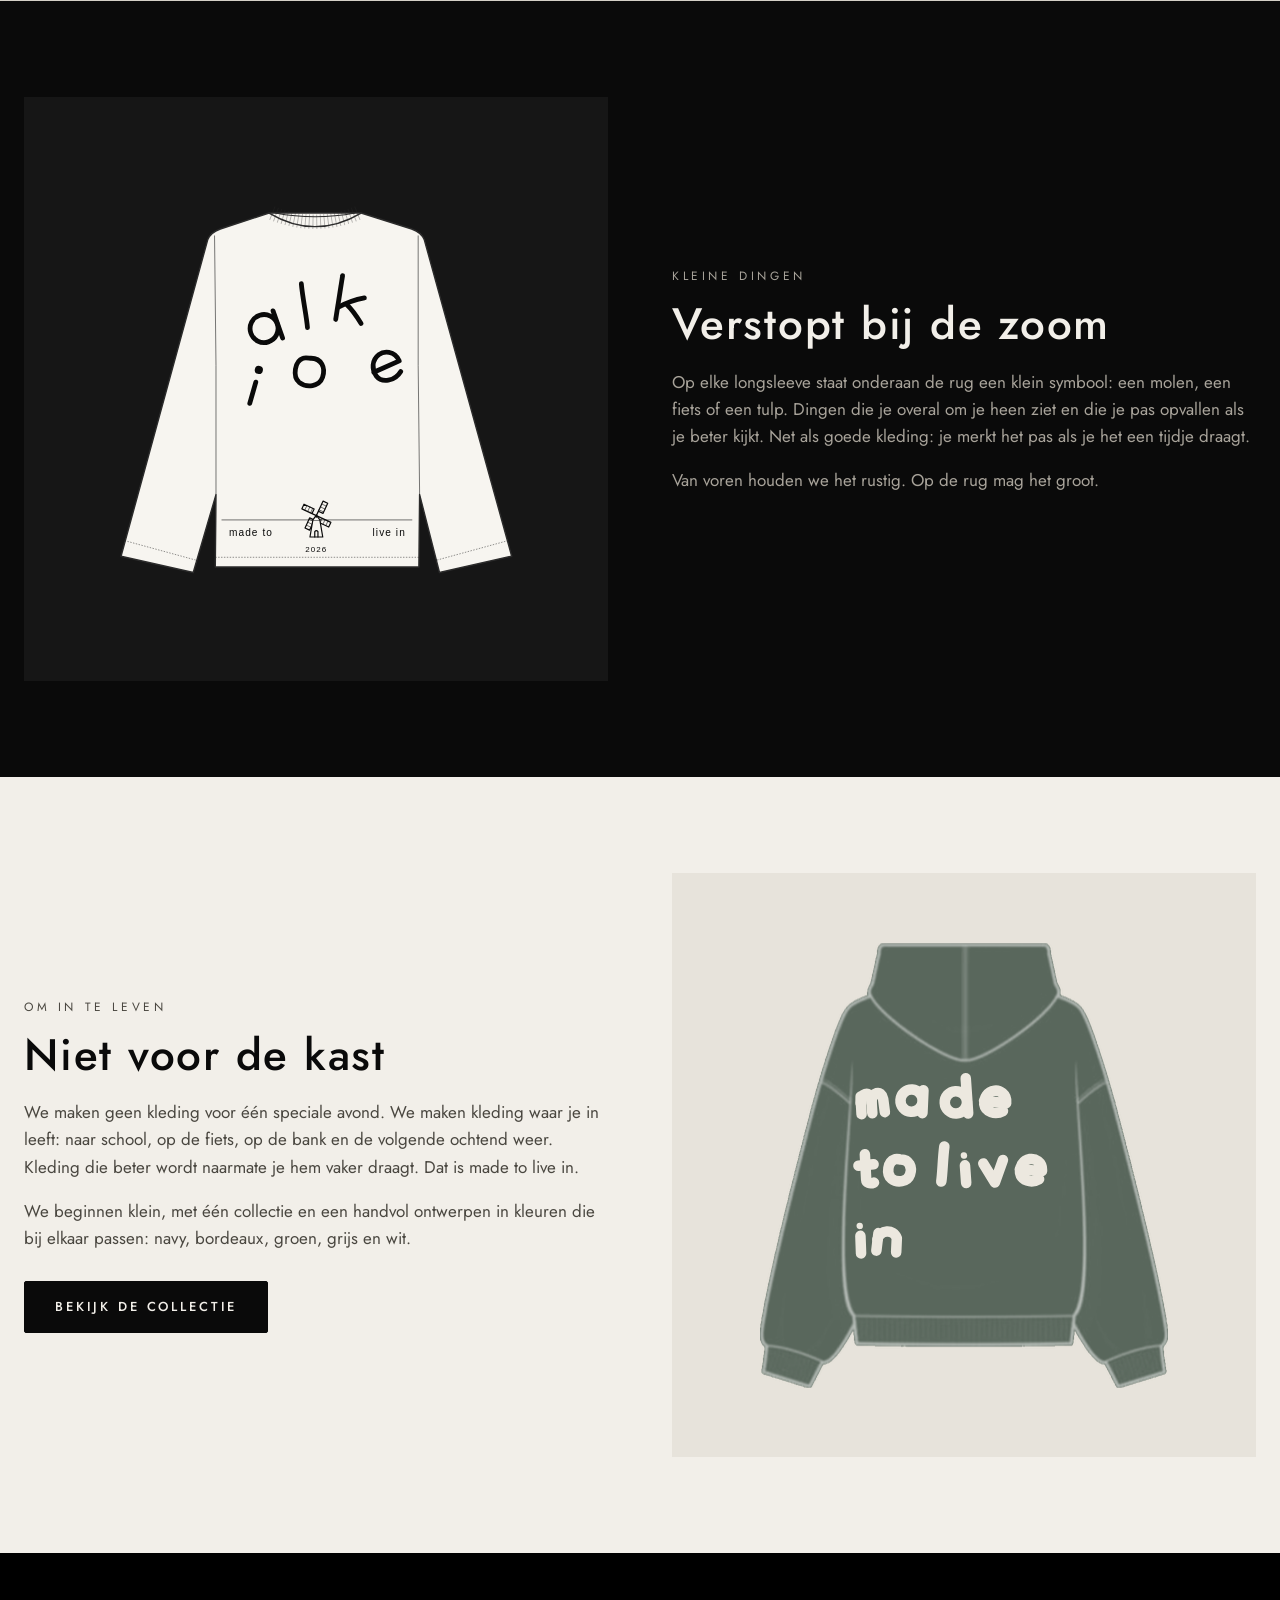
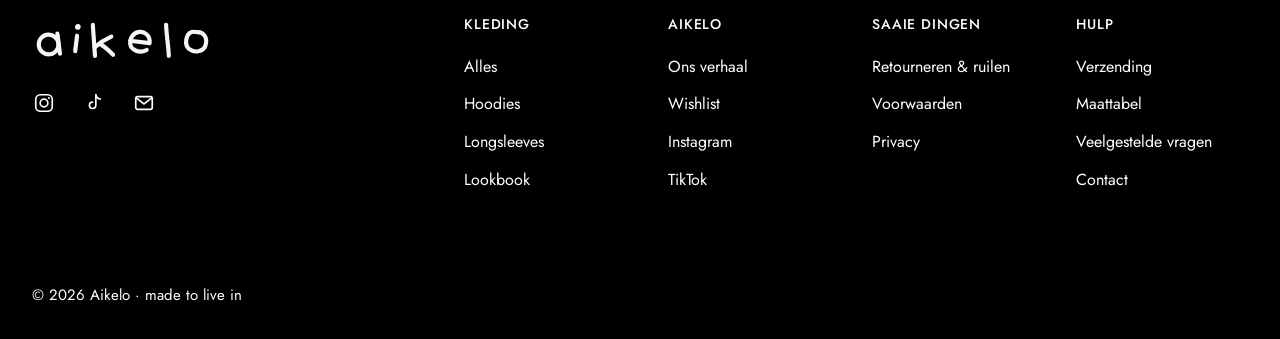
<file: public/over.html>
<!doctype html>
<html lang="nl">
<head>
<meta charset="utf-8">
<meta name="viewport" content="width=device-width, initial-scale=1">
<title>Ons verhaal · AIKELO</title>
<meta name="description" content="Het verhaal achter aikelo: bedacht door Floris (17), alles zelf ontworpen. Made to live in.">
<meta name="theme-color" content="#F2EFE9">
<meta property="og:title" content="Ons verhaal · AIKELO">
<meta property="og:description" content="Het verhaal achter aikelo: bedacht door Floris (17), alles zelf ontworpen. Made to live in.">
<meta property="og:type" content="website">
<link rel="icon" href="img/favicon.svg" type="image/svg+xml">
<link rel="preconnect" href="https://fonts.googleapis.com">
<link rel="preconnect" href="https://fonts.gstatic.com" crossorigin>
<link href="https://fonts.googleapis.com/css2?family=Jost:wght@300;400;500&display=swap" rel="stylesheet">
<link rel="stylesheet" href="css/style.css?v=dev">
<script defer src="js/products.js?v=dev"></script>
<script defer src="js/app.js?v=dev"></script>
<script defer src="js/pages.js?v=dev"></script>
</head>
<body data-page="about">
<div id="site-header"></div>
<main id="main">

<section class="section"><div class="wrap split">
  <div>
    <p class="eyebrow">Ons verhaal</p>
    <h1 style="font-size:clamp(40px,6vw,80px)">made to<br>live in</h1>
    <p class="lead" style="margin-top:24px">aikelo begon eind 2026 met een notitieboek vol schetsen van Floris. Letters die over een rug stuiteren, een woord dat steeds zachter wordt als een echo, een stempel zoals op een oude brief.</p>
  </div>
  <div class="split-media"><img src="img/logo.svg" alt="Het handgetekende aikelo-logo" style="width:72%"></div>
</div></section>
<section class="section stone" id="bedenker"><div class="wrap split">
  <div class="prose">
    <p class="eyebrow">De bedenker</p>
    <h2 style="font-size:clamp(28px,4vw,44px);margin:0 0 20px">Bedacht door Floris</h2>
    <p>Aikelo is bedacht door Floris, 17 jaar, uit Nederland. Eind 2026 zette Floris de eerste stap: van schetsen in een notitieboek naar een eigen kledingmerk.</p>
    <p>De naam komt van de achternaam van Floris: Aikema. Een paar letters anders, en aikelo was geboren.</p>
    <h3 style="font-size:15px;text-transform:uppercase;letter-spacing:.18em;margin:32px 0 10px">Alles zelf ontworpen</h3>
    <p>Floris ontwerpt alles zelf. De ideeën komen uit het dagelijks leven: wat er onderweg, thuis en op straat voorbijkomt. Een molen langs de weg, de fiets waarmee je overal heen gaat, een tulp. Juist die gewone dingen staan verstopt bij de zoom van de kleding.</p>
    <h3 style="font-size:15px;text-transform:uppercase;letter-spacing:.18em;margin:32px 0 10px">Waar het naartoe gaat</h3>
    <p>Het doel van Floris: een leuk kledingbedrijf runnen, met kleding van hoge kwaliteit en klanten die er graag in rondlopen en terugkomen.</p>
  </div>
  <div class="facts" aria-label="Aikelo in het kort">
    <p class="eyebrow">In het kort</p>
    <dl>
      <div><dt>Bedenker</dt><dd>Floris</dd></div>
      <div><dt>Leeftijd</dt><dd>17 jaar</dd></div>
      <div><dt>Uit</dt><dd>Nederland</dd></div>
      <div><dt>Begonnen</dt><dd>Eind 2026</dd></div>
      <div><dt>Achternaam</dt><dd>Aikema</dd></div>
      <div><dt>Ontwerpen</dt><dd>Alles zelf</dd></div>
    </dl>
  </div>
</div></section>
<section class="section dark"><div class="wrap split">
  <div class="split-media"><img src="img/p/ls-stuiterend-wit-achter.svg" alt="Longsleeve Stuiterend in wit, achterkant met molentje bij de zoom" loading="lazy"></div>
  <div class="prose">
    <p class="eyebrow">Kleine dingen</p>
    <h2 style="font-size:clamp(28px,4vw,44px);margin:0 0 20px;color:var(--bg)">Verstopt bij de zoom</h2>
    <p style="color:#A8A39A">Op elke longsleeve staat onderaan de rug een klein symbool: een molen, een fiets of een tulp. Dingen die je overal om je heen ziet en die je pas opvallen als je beter kijkt. Net als goede kleding: je merkt het pas als je het een tijdje draagt.</p>
    <p style="color:#A8A39A">Van voren houden we het rustig. Op de rug mag het groot.</p>
  </div>
</div></section>
<section class="section"><div class="wrap split">
  <div class="prose">
    <p class="eyebrow">Om in te leven</p>
    <h2 style="font-size:clamp(28px,4vw,44px);margin:0 0 20px">Niet voor de kast</h2>
    <p>We maken geen kleding voor één speciale avond. We maken kleding waar je in leeft: naar school, op de fiets, op de bank en de volgende ochtend weer. Kleding die beter wordt naarmate je hem vaker draagt. Dat is made to live in.</p>
    <p>We beginnen klein, met één collectie en een handvol ontwerpen in kleuren die bij elkaar passen: navy, bordeaux, groen, grijs en wit.</p>
    <a class="btn" href="shop" style="margin-top:12px">Bekijk de collectie</a>
  </div>
  <div class="split-media"><img src="img/p/hoodie-poster-groen-achter.svg" alt="Hoodie Poster in groen, achterkant" loading="lazy"></div>
</div></section>
</main>
<div id="site-footer"></div>
</body>
</html>
</file>
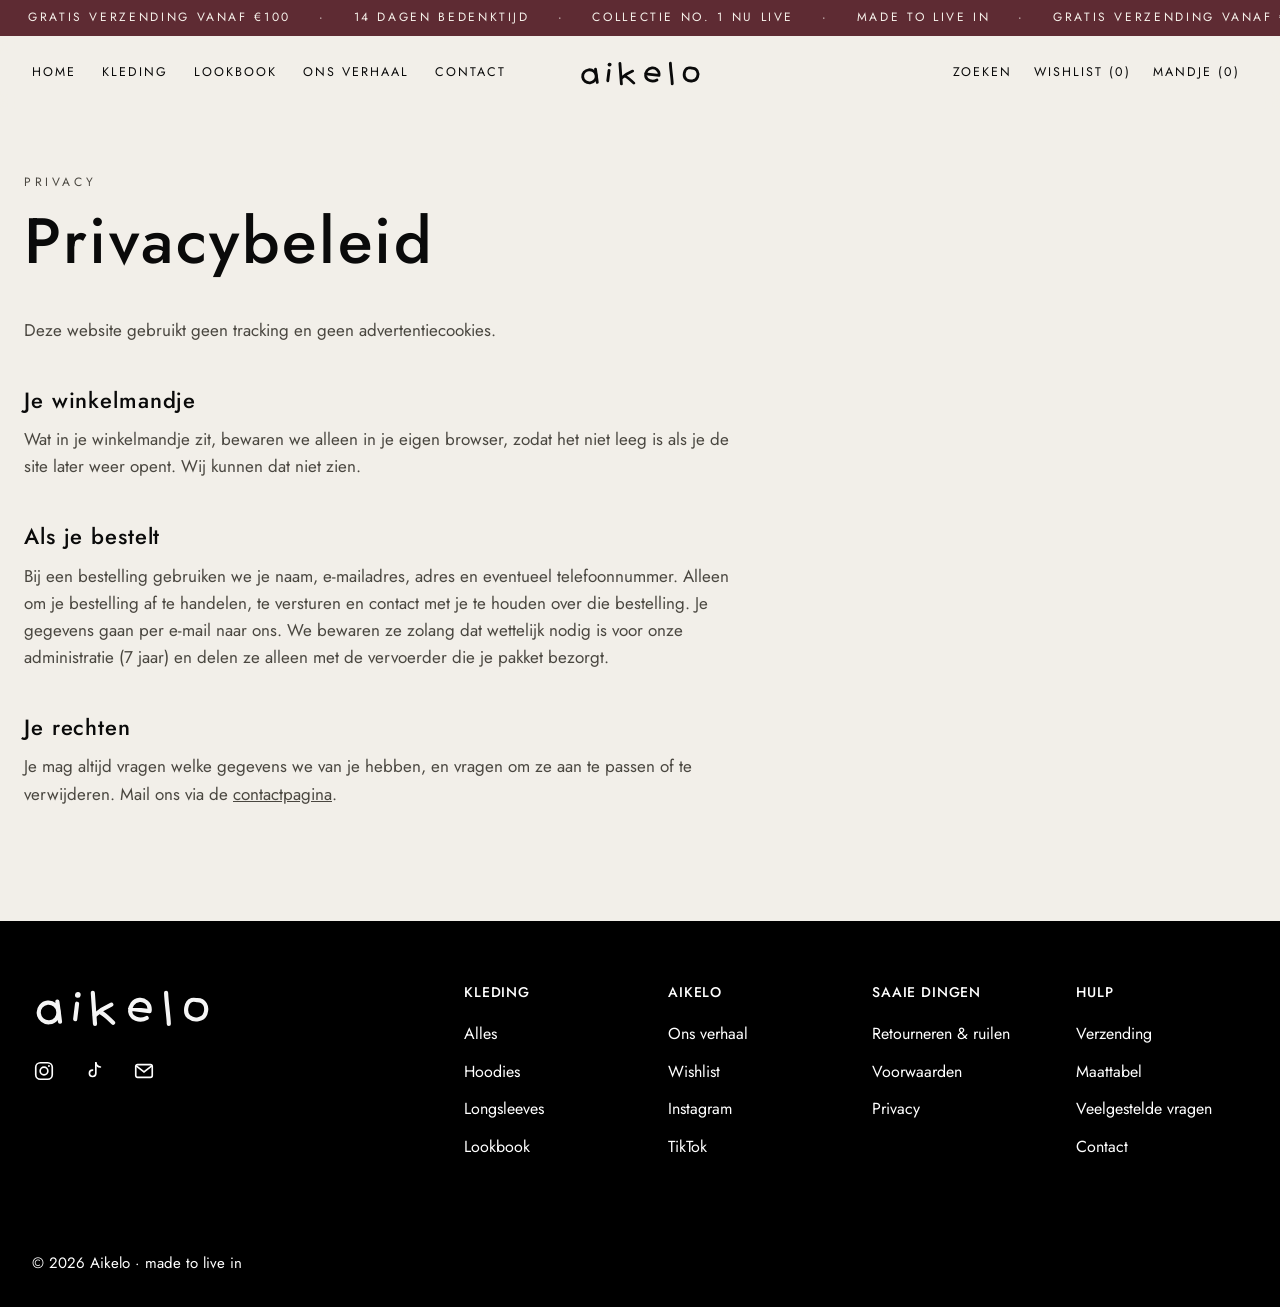
<file: public/privacy.html>
<!doctype html>
<html lang="nl">
<head>
<meta charset="utf-8">
<meta name="viewport" content="width=device-width, initial-scale=1">
<title>Privacy · AIKELO</title>
<meta name="description" content="Privacybeleid van aikelo.">
<meta name="theme-color" content="#F2EFE9">
<meta property="og:title" content="Privacy · AIKELO">
<meta property="og:description" content="Privacybeleid van aikelo.">
<meta property="og:type" content="website">
<link rel="icon" href="img/favicon.svg" type="image/svg+xml">
<link rel="preconnect" href="https://fonts.googleapis.com">
<link rel="preconnect" href="https://fonts.gstatic.com" crossorigin>
<link href="https://fonts.googleapis.com/css2?family=Jost:wght@300;400;500&display=swap" rel="stylesheet">
<link rel="stylesheet" href="css/style.css?v=dev">
<script defer src="js/products.js?v=dev"></script>
<script defer src="js/app.js?v=dev"></script>
<script defer src="js/pages.js?v=dev"></script>
</head>
<body data-page="legal">
<div id="site-header"></div>
<main id="main">

<div class="wrap"><header class="page-head"><p class="eyebrow">Privacy</p><h1 style="font-size:clamp(36px,5vw,64px)">Privacybeleid</h1></header>
<div class="prose" style="padding-bottom:96px">
<p>Deze website gebruikt geen tracking en geen advertentiecookies.</p>
<h2>Je winkelmandje</h2><p>Wat in je winkelmandje zit, bewaren we alleen in je eigen browser, zodat het niet leeg is als je de site later weer opent. Wij kunnen dat niet zien.</p>
<h2>Als je bestelt</h2><p>Bij een bestelling gebruiken we je naam, e-mailadres, adres en eventueel telefoonnummer. Alleen om je bestelling af te handelen, te versturen en contact met je te houden over die bestelling. Je gegevens gaan per e-mail naar ons. We bewaren ze zolang dat wettelijk nodig is voor onze administratie (7 jaar) en delen ze alleen met de vervoerder die je pakket bezorgt.</p>
<h2>Je rechten</h2><p>Je mag altijd vragen welke gegevens we van je hebben, en vragen om ze aan te passen of te verwijderen. Mail ons via de <a href="contact">contactpagina</a>.</p>
</div></div>
</main>
<div id="site-footer"></div>
</body>
</html>
</file>
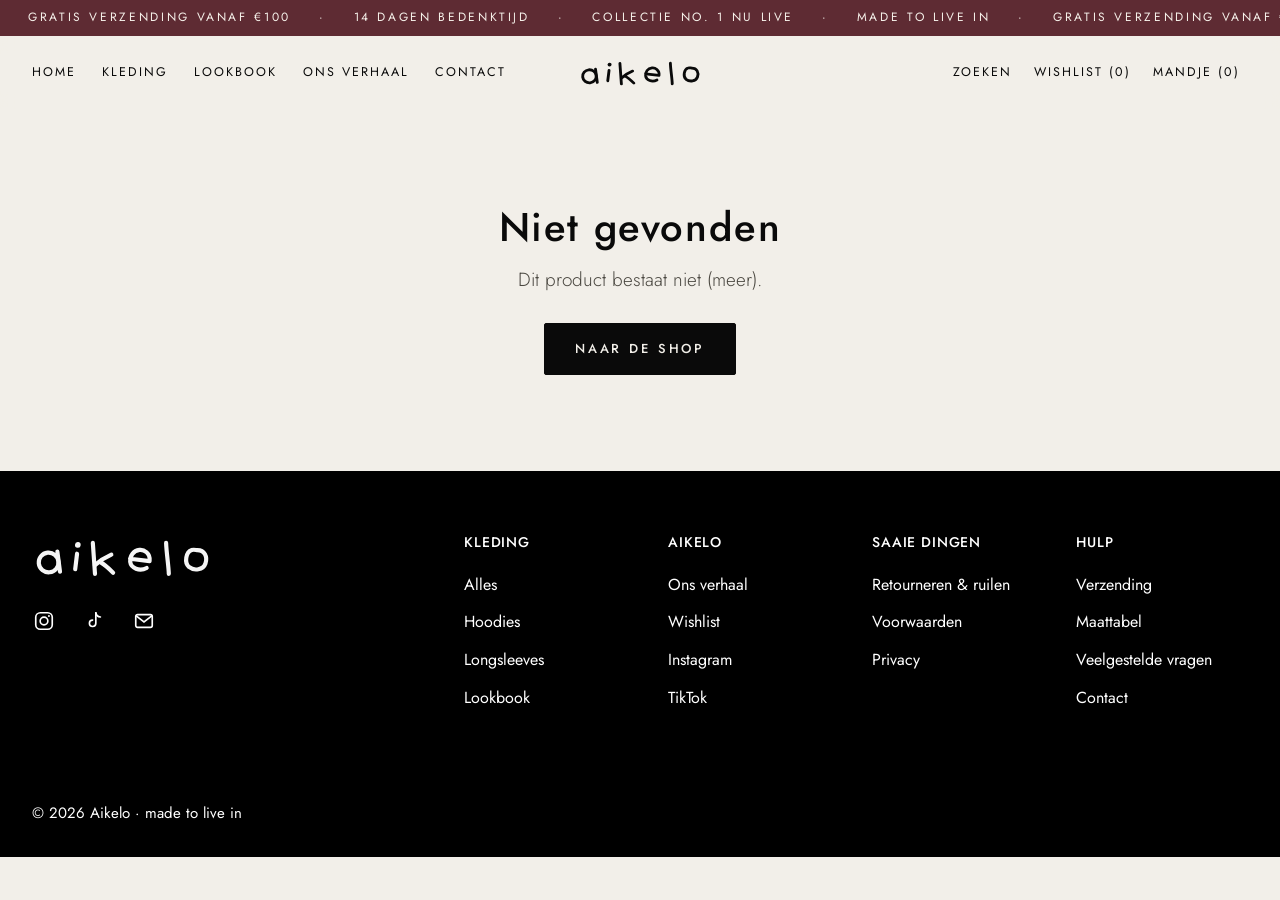
<file: public/product.html>
<!doctype html>
<html lang="nl">
<head>
<meta charset="utf-8">
<meta name="viewport" content="width=device-width, initial-scale=1">
<title>Product · AIKELO</title>
<meta name="description" content="Kleding van aikelo, made to live in.">
<meta name="theme-color" content="#F2EFE9">
<meta property="og:title" content="Product · AIKELO">
<meta property="og:description" content="Kleding van aikelo, made to live in.">
<meta property="og:type" content="website">
<link rel="icon" href="img/favicon.svg" type="image/svg+xml">
<link rel="preconnect" href="https://fonts.googleapis.com">
<link rel="preconnect" href="https://fonts.gstatic.com" crossorigin>
<link href="https://fonts.googleapis.com/css2?family=Jost:wght@300;400;500&display=swap" rel="stylesheet">
<link rel="stylesheet" href="css/style.css?v=dev">
<script defer src="js/products.js?v=dev"></script>
<script defer src="js/app.js?v=dev"></script>
<script defer src="js/pages.js?v=dev"></script>
</head>
<body data-page="product">
<div id="site-header"></div>
<main id="main">

<div class="wrap" id="pdp"></div>
</main>
<div id="site-footer"></div>
</body>
</html>
</file>
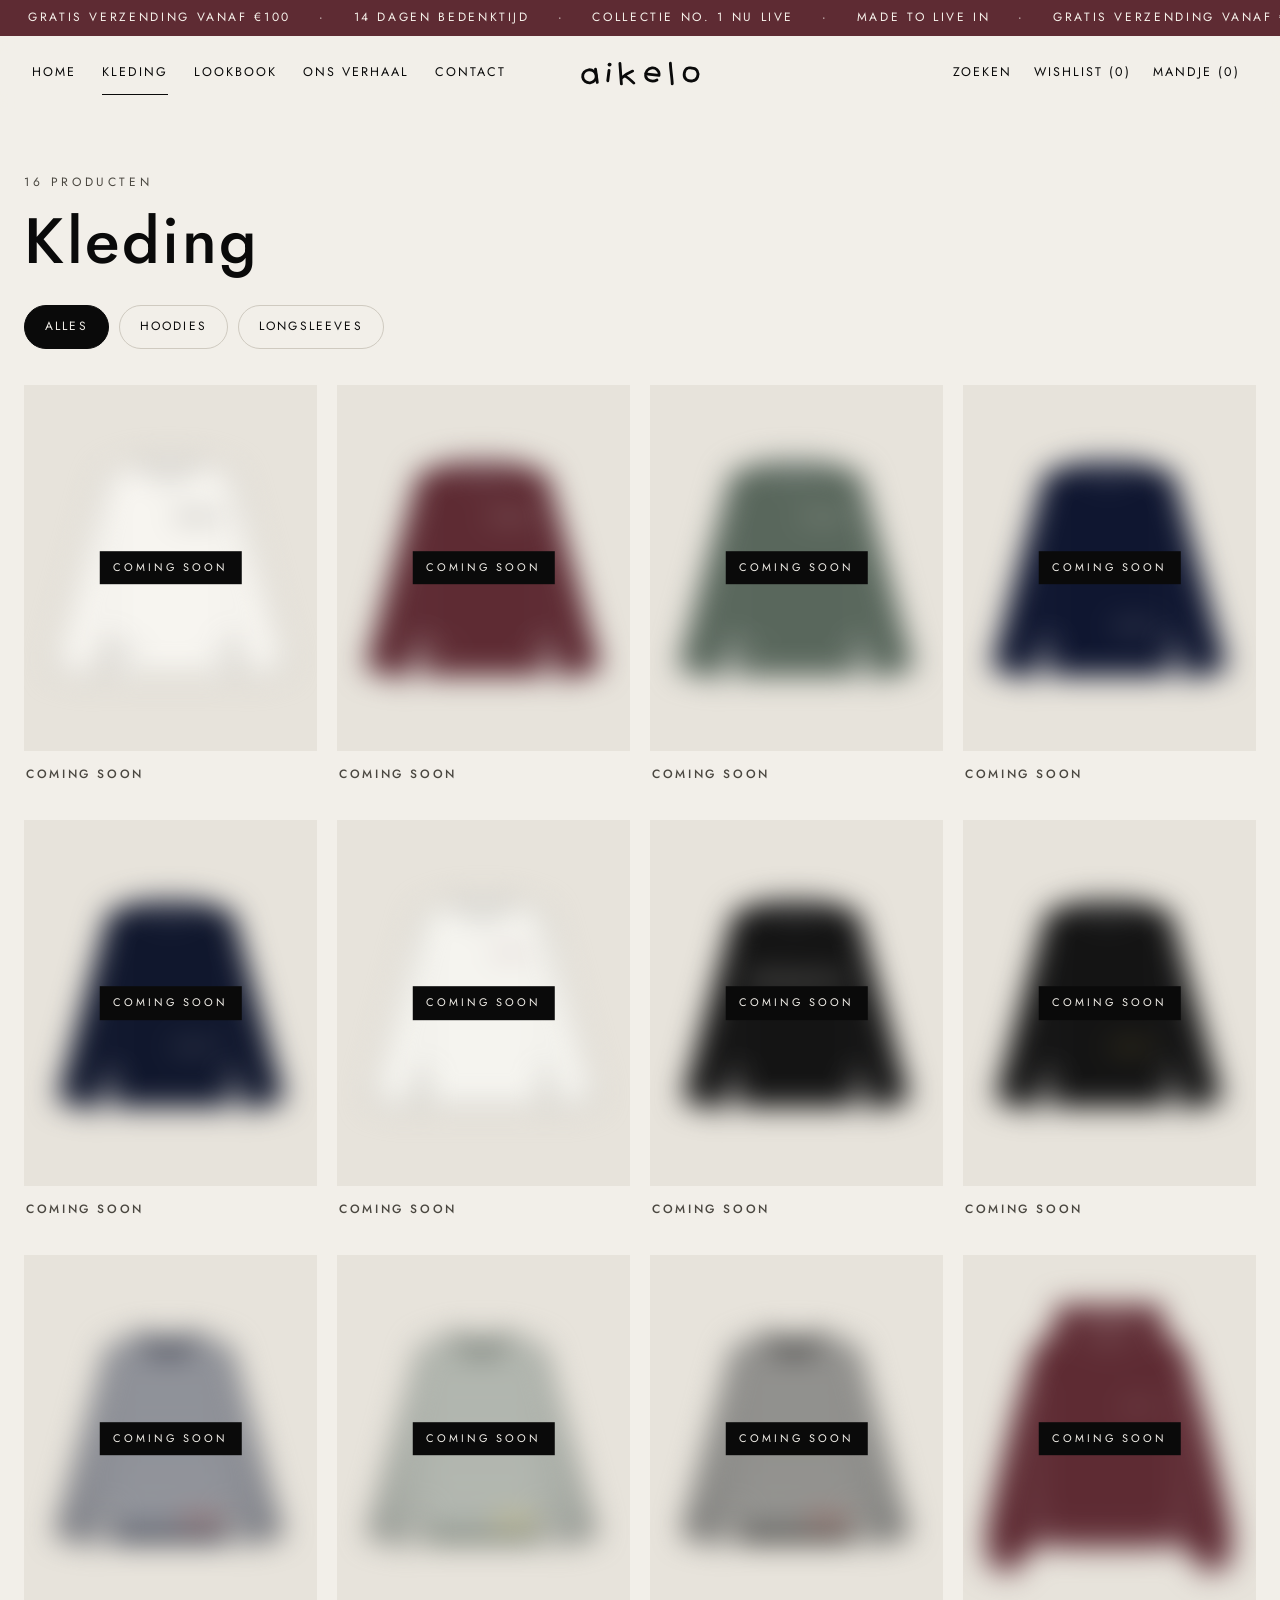
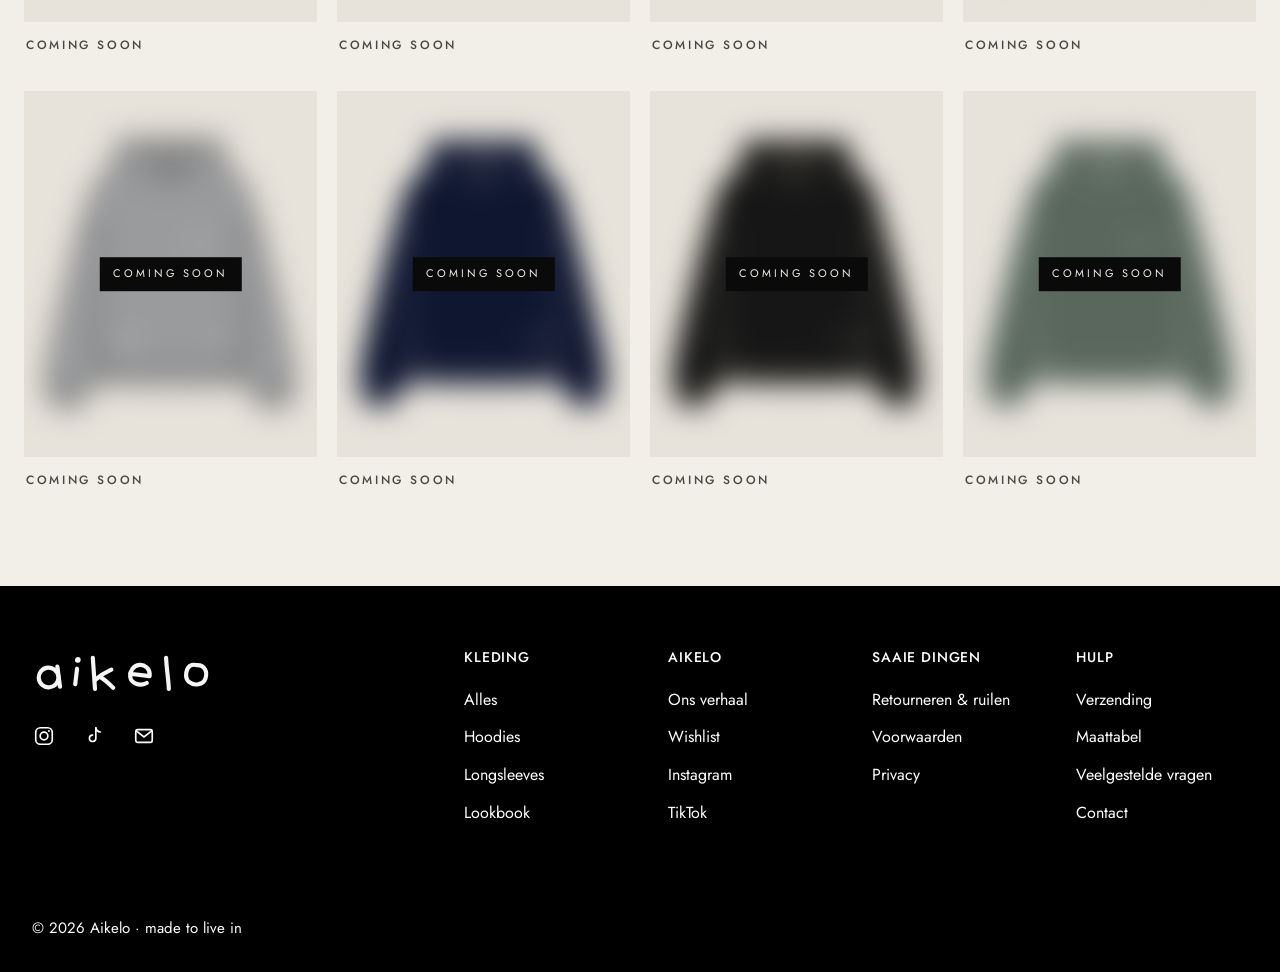
<file: public/shop.html>
<!doctype html>
<html lang="nl">
<head>
<meta charset="utf-8">
<meta name="viewport" content="width=device-width, initial-scale=1">
<title>Kleding · AIKELO</title>
<meta name="description" content="Shop longsleeves en hoodies van aikelo. Eigen ontwerpen, in meerdere kleuren.">
<meta name="theme-color" content="#F2EFE9">
<meta property="og:title" content="Kleding · AIKELO">
<meta property="og:description" content="Shop longsleeves en hoodies van aikelo. Eigen ontwerpen, in meerdere kleuren.">
<meta property="og:type" content="website">
<link rel="icon" href="img/favicon.svg" type="image/svg+xml">
<link rel="preconnect" href="https://fonts.googleapis.com">
<link rel="preconnect" href="https://fonts.gstatic.com" crossorigin>
<link href="https://fonts.googleapis.com/css2?family=Jost:wght@300;400;500&display=swap" rel="stylesheet">
<link rel="stylesheet" href="css/style.css?v=dev">
<script defer src="js/products.js?v=dev"></script>
<script defer src="js/app.js?v=dev"></script>
<script defer src="js/pages.js?v=dev"></script>
</head>
<body data-page="shop">
<div id="site-header"></div>
<main id="main">

<div class="wrap" style="padding-bottom:96px">
  <header class="page-head" style="padding-bottom:28px"><p class="eyebrow" id="count">&nbsp;</p><h1 style="font-size:clamp(36px,5vw,64px)">Kleding</h1></header>
  <div class="filters" id="catFilters" role="group" aria-label="Filter op soort"></div>
  <div class="grid" id="grid" aria-live="polite"></div>
</div>
</main>
<div id="site-footer"></div>
</body>
</html>
</file>
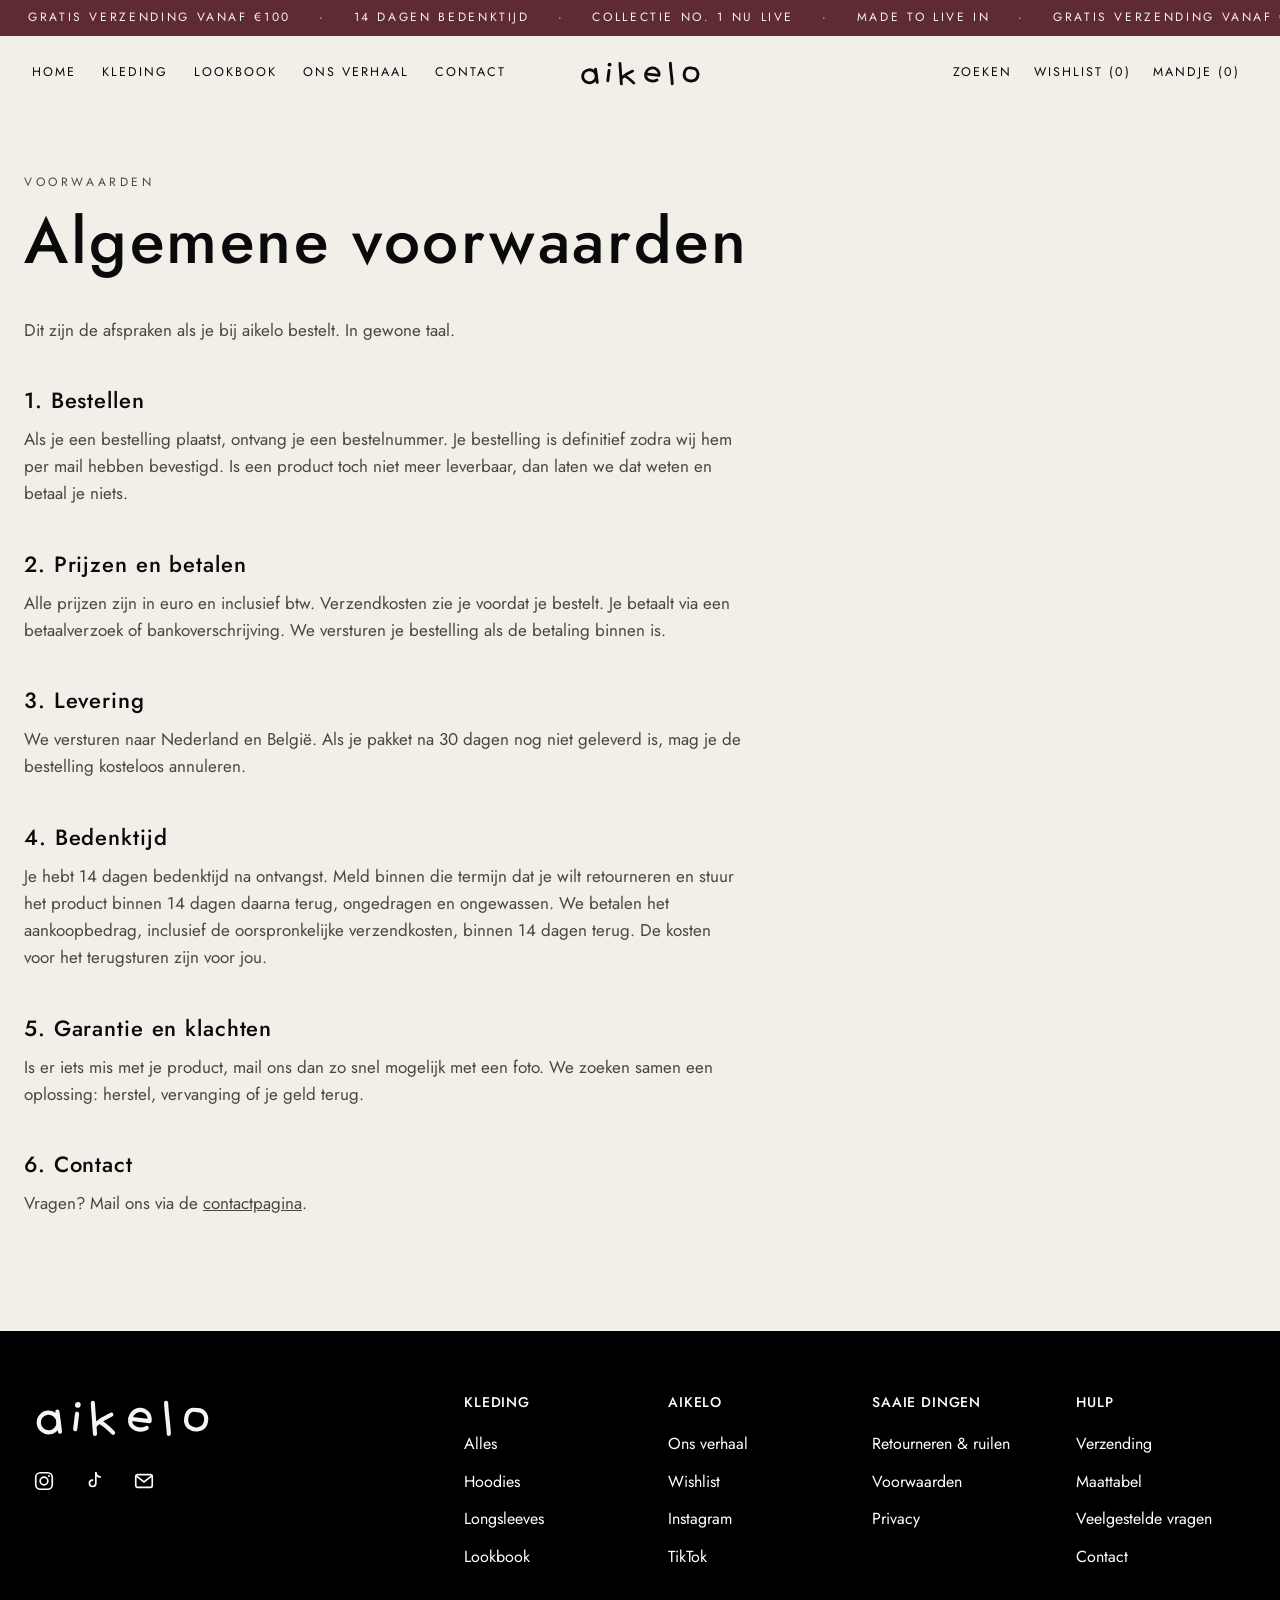
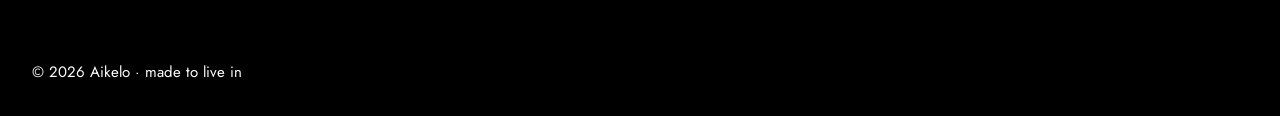
<file: public/voorwaarden.html>
<!doctype html>
<html lang="nl">
<head>
<meta charset="utf-8">
<meta name="viewport" content="width=device-width, initial-scale=1">
<title>Voorwaarden · AIKELO</title>
<meta name="description" content="Algemene voorwaarden van aikelo.">
<meta name="theme-color" content="#F2EFE9">
<meta property="og:title" content="Voorwaarden · AIKELO">
<meta property="og:description" content="Algemene voorwaarden van aikelo.">
<meta property="og:type" content="website">
<link rel="icon" href="img/favicon.svg" type="image/svg+xml">
<link rel="preconnect" href="https://fonts.googleapis.com">
<link rel="preconnect" href="https://fonts.gstatic.com" crossorigin>
<link href="https://fonts.googleapis.com/css2?family=Jost:wght@300;400;500&display=swap" rel="stylesheet">
<link rel="stylesheet" href="css/style.css?v=dev">
<script defer src="js/products.js?v=dev"></script>
<script defer src="js/app.js?v=dev"></script>
<script defer src="js/pages.js?v=dev"></script>
</head>
<body data-page="legal">
<div id="site-header"></div>
<main id="main">

<div class="wrap"><header class="page-head"><p class="eyebrow">Voorwaarden</p><h1 style="font-size:clamp(36px,5vw,64px)">Algemene voorwaarden</h1></header>
<div class="prose" style="padding-bottom:96px">
<p>Dit zijn de afspraken als je bij aikelo bestelt. In gewone taal.</p>
<h2>1. Bestellen</h2><p>Als je een bestelling plaatst, ontvang je een bestelnummer. Je bestelling is definitief zodra wij hem per mail hebben bevestigd. Is een product toch niet meer leverbaar, dan laten we dat weten en betaal je niets.</p>
<h2>2. Prijzen en betalen</h2><p>Alle prijzen zijn in euro en inclusief btw. Verzendkosten zie je voordat je bestelt. Je betaalt via een betaalverzoek of bankoverschrijving. We versturen je bestelling als de betaling binnen is.</p>
<h2>3. Levering</h2><p>We versturen naar Nederland en België. Als je pakket na 30 dagen nog niet geleverd is, mag je de bestelling kosteloos annuleren.</p>
<h2>4. Bedenktijd</h2><p>Je hebt 14 dagen bedenktijd na ontvangst. Meld binnen die termijn dat je wilt retourneren en stuur het product binnen 14 dagen daarna terug, ongedragen en ongewassen. We betalen het aankoopbedrag, inclusief de oorspronkelijke verzendkosten, binnen 14 dagen terug. De kosten voor het terugsturen zijn voor jou.</p>
<h2>5. Garantie en klachten</h2><p>Is er iets mis met je product, mail ons dan zo snel mogelijk met een foto. We zoeken samen een oplossing: herstel, vervanging of je geld terug.</p>
<h2>6. Contact</h2><p>Vragen? Mail ons via de <a href="contact">contactpagina</a>.</p>
</div></div>
</main>
<div id="site-footer"></div>
</body>
</html>
</file>
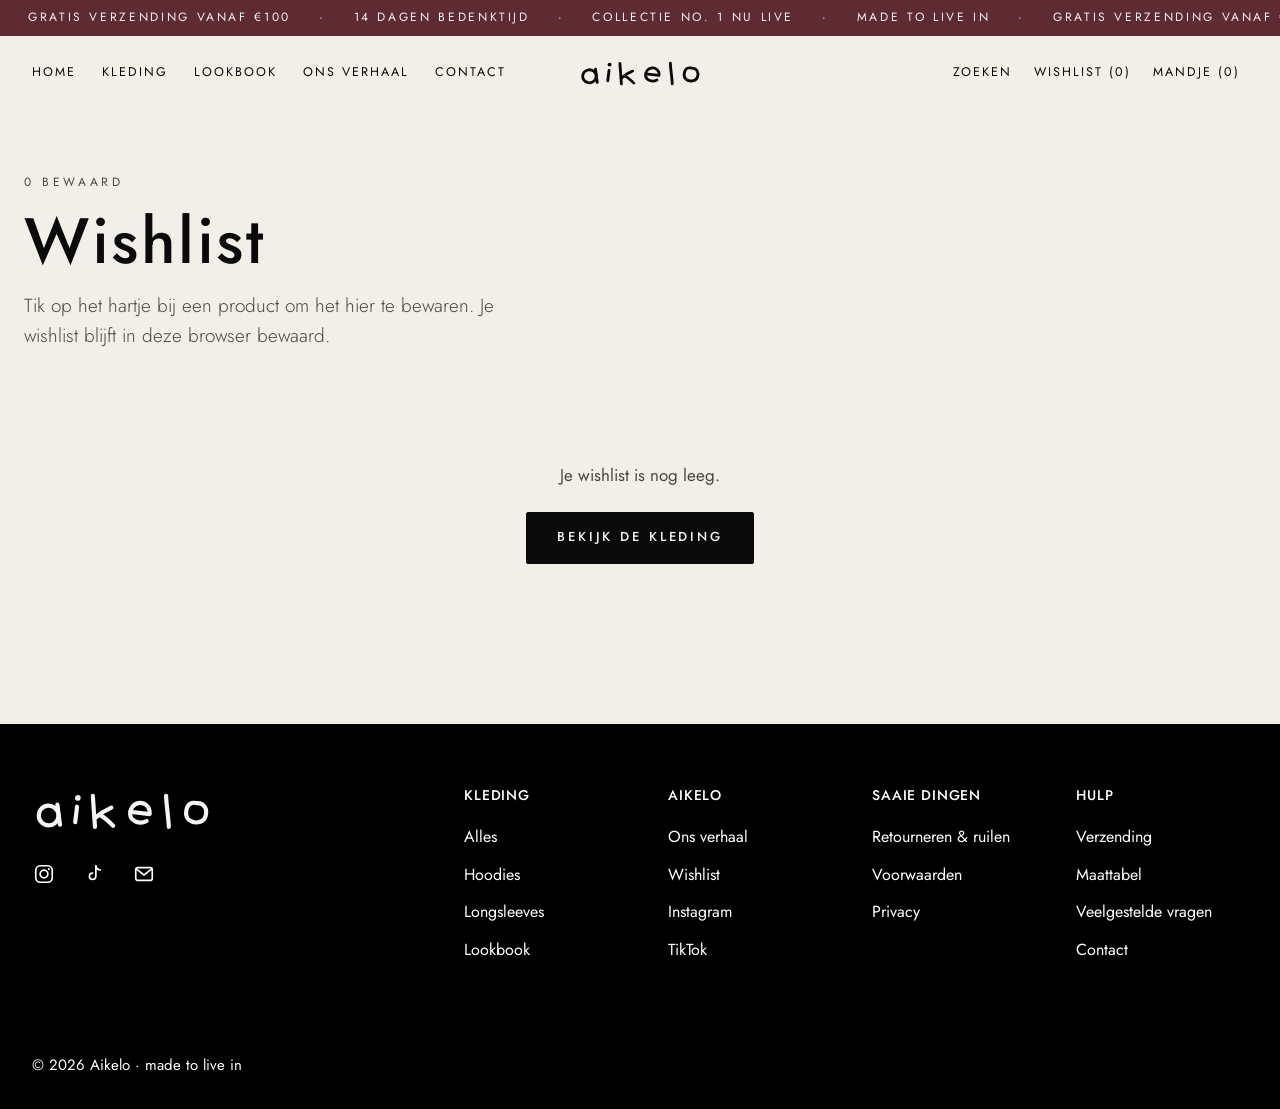
<file: public/wishlist.html>
<!doctype html>
<html lang="nl">
<head>
<meta charset="utf-8">
<meta name="viewport" content="width=device-width, initial-scale=1">
<title>Wishlist · AIKELO</title>
<meta name="description" content="Je bewaarde kleding van aikelo.">
<meta name="theme-color" content="#F2EFE9">
<meta property="og:title" content="Wishlist · AIKELO">
<meta property="og:description" content="Je bewaarde kleding van aikelo.">
<meta property="og:type" content="website">
<link rel="icon" href="img/favicon.svg" type="image/svg+xml">
<link rel="preconnect" href="https://fonts.googleapis.com">
<link rel="preconnect" href="https://fonts.gstatic.com" crossorigin>
<link href="https://fonts.googleapis.com/css2?family=Jost:wght@300;400;500&display=swap" rel="stylesheet">
<link rel="stylesheet" href="css/style.css?v=dev">
<script defer src="js/products.js?v=dev"></script>
<script defer src="js/app.js?v=dev"></script>
<script defer src="js/pages.js?v=dev"></script>
</head>
<body data-page="wishlist">
<div id="site-header"></div>
<main id="main">

<div class="wrap" style="padding-bottom:96px">
  <header class="page-head" style="padding-bottom:28px"><p class="eyebrow" id="wishCount">&nbsp;</p><h1 style="font-size:clamp(36px,5vw,64px)">Wishlist</h1><p class="lead" style="margin-top:14px">Tik op het hartje bij een product om het hier te bewaren. Je wishlist blijft in deze browser bewaard.</p></header>
  <div class="grid" id="wishGrid" aria-live="polite"></div>
</div>
</main>
<div id="site-footer"></div>
</body>
</html>
</file>
<file: public/css/style.css>
/* AIKELO — made to live in */
:root {
  --bg: #F2EFE9;
  --paper: #FAF8F4;
  --stone: #D4D0C7;
  --tile: #E7E3DB;
  --ink: #0A0A0A;
  --muted: #4A4740;
  --soft: #6E6A62;
  --line: #CFCAC0;
  --accent: #5E2B33;
  --ok: #2E4A3B;
  --error: #9B1C1C;
  --radius: 2px;
  --max: 1280px;
  --font: 'Jost', 'Futura', 'Helvetica Neue', Arial, sans-serif;
}

*, *::before, *::after { box-sizing: border-box; }
html { -webkit-text-size-adjust: 100%; scroll-behavior: smooth; }
body {
  margin: 0; background: var(--bg); color: var(--ink);
  font-family: var(--font); font-weight: 400; font-size: 17px; line-height: 1.6;
  -webkit-font-smoothing: antialiased;
}
img, svg { max-width: 100%; display: block; }
a { color: inherit; }
button, input, select, textarea { font: inherit; color: inherit; }
:focus-visible { outline: 2px solid var(--ink); outline-offset: 3px; }
.sr-only { position: absolute; width: 1px; height: 1px; overflow: hidden; clip: rect(0 0 0 0); white-space: nowrap; }

.wrap { max-width: var(--max); margin: 0 auto; padding: 0 24px; }
.caps { text-transform: uppercase; letter-spacing: .28em; font-weight: 300; font-size: 13px; }
.eyebrow { text-transform: uppercase; letter-spacing: .3em; font-weight: 400; font-size: 12px; color: var(--muted); margin: 0 0 14px; }
h1, h2, h3 { font-weight: 500; line-height: 1.1; margin: 0; letter-spacing: .02em; }
h1 { font-size: clamp(40px, 7vw, 96px); letter-spacing: .04em; }
h2 { font-size: clamp(28px, 4vw, 48px); }
h3 { font-size: 20px; }
p { margin: 0 0 1em; }
.lead { font-size: 19px; font-weight: 300; color: var(--muted); max-width: 46ch; }

/* ---------- Ticker + header ---------- */
.topbar { position: sticky; top: 0; z-index: 40; color: var(--ink); }
.ticker { background: var(--accent); color: #F6F1EA; overflow: hidden; white-space: nowrap; height: 36px; display: flex; align-items: center; }
.ticker-track { display: inline-flex; gap: 28px; padding-left: 28px; animation: ticker 32s linear infinite; }
.ticker-track span { font-size: 12px; letter-spacing: .22em; text-transform: uppercase; font-weight: 400; }
@keyframes ticker { to { transform: translateX(-50%); } }
@media (prefers-reduced-motion: reduce) { .ticker-track { animation: none; } }
.site-header { background: rgba(242, 239, 233, .96); backdrop-filter: blur(8px); border-bottom: 1px solid transparent; transition: background .3s, color .3s, border-color .3s; }
.topbar.scrolled .site-header { border-bottom-color: var(--line); }
.header-row { display: grid; grid-template-columns: 1fr auto 1fr; align-items: center; height: 72px; padding: 0 32px; }
.nav { display: flex; gap: 26px; }
.nav a { text-decoration: none; text-transform: uppercase; letter-spacing: .16em; font-size: 12.5px; font-weight: 400; padding: 12px 0; border-bottom: 1px solid transparent; }
.nav a:hover, .nav a[aria-current="page"] { border-bottom-color: currentColor; }
.brand { display: block; width: 124px; text-decoration: none; }
.brand img { width: 100%; height: auto; transition: filter .3s; }
.header-actions { display: flex; justify-content: flex-end; align-items: center; gap: 6px; }
.hd-btn { display: inline-flex; align-items: center; gap: 6px; min-height: 44px; padding: 0 8px; background: none; border: 0; cursor: pointer; text-decoration: none; text-transform: uppercase; letter-spacing: .16em; font-size: 12.5px; color: inherit; }
.hd-btn svg { width: 20px; height: 20px; display: none; }
.hd-count::before { content: '('; } .hd-count::after { content: ')'; }
.hd-btn:hover .hd-label { text-decoration: underline; text-underline-offset: 4px; }
.icon-btn { background: none; border: 0; padding: 0; width: 44px; height: 44px; display: inline-grid; place-items: center; cursor: pointer; position: relative; border-radius: 50%; color: inherit; }
.icon-btn:hover { background: rgba(10,10,10,.06); }
.icon-btn svg { width: 22px; height: 22px; }
.menu-btn { display: none; }

/* transparant over de hero */
body.has-hero .topbar { position: fixed; left: 0; right: 0; }
body.has-hero .topbar:not(.solid) .site-header { background: transparent; backdrop-filter: none; color: #fff; border-bottom-color: transparent; }
body.has-hero .topbar:not(.solid) .brand img { filter: invert(1); }
body.has-hero .topbar:not(.solid) .icon-btn:hover { background: rgba(255,255,255,.12); }

@media (max-width: 1000px) {
  .header-row { grid-template-columns: auto 1fr auto; height: 62px; padding: 0 12px; }
  .menu-btn { display: inline-grid; }
  .brand { width: 98px; justify-self: center; }
  .hd-btn { padding: 0 6px; position: relative; }
  .hd-btn svg { display: block; }
  .hd-label { position: absolute; width: 1px; height: 1px; overflow: hidden; clip: rect(0 0 0 0); }
  .hd-count { position: absolute; top: 4px; right: -2px; min-width: 17px; height: 17px; padding: 0 4px; border-radius: 9px; background: var(--ink); color: var(--bg); font-size: 10.5px; line-height: 17px; text-align: center; letter-spacing: 0; }
  .hd-count::before, .hd-count::after { content: none; }
  body.has-hero .topbar:not(.solid) .hd-count { background: #fff; color: var(--ink); }
  .nav { position: fixed; inset: 0 auto 0 0; width: min(320px, 86vw); background: var(--paper); color: var(--ink); flex-direction: column; gap: 0; padding: 88px 28px 28px; transform: translateX(-100%); visibility: hidden; transition: transform .3s ease, visibility 0s .3s; z-index: 60; box-shadow: 10px 0 40px rgba(0,0,0,.08); }
  .nav.open { transform: none; visibility: visible; transition: transform .3s ease; }
  .nav a { font-size: 15px; padding: 16px 0; border-bottom: 1px solid var(--line); }
  .nav a[aria-current="page"] { border-bottom-color: var(--ink); }
  .nav-close { position: absolute; top: 14px; right: 14px; }
  /* backdrop-filter maakt van de balk het kader voor het vaste menu; dan wordt het menu maar zo hoog als de balk */
  .site-header { backdrop-filter: none; background: var(--bg); }
  .nav { overflow-y: auto; }
}
@media (max-width: 380px) { .header-actions { gap: 0; } .hd-btn { padding: 0 4px; } }
@media (min-width: 1001px) { .nav-close { display: none; } }

/* ---------- Buttons ---------- */
.btn { display: inline-flex; align-items: center; justify-content: center; gap: 10px; min-height: 52px; padding: 0 30px; border: 1px solid var(--ink); background: var(--ink); color: var(--bg); text-decoration: none; text-transform: uppercase; letter-spacing: .22em; font-size: 13px; font-weight: 500; cursor: pointer; border-radius: var(--radius); transition: background .2s, color .2s, opacity .2s; }
.btn:hover { background: #2b2b2b; }
.btn.ghost { background: transparent; color: var(--ink); }
.btn.ghost:hover { background: var(--ink); color: var(--bg); }
.btn.light { background: var(--bg); color: var(--ink); border-color: var(--bg); }
.btn.light:hover { background: transparent; color: var(--bg); }
.btn.block { width: 100%; }
.btn[disabled] { opacity: .45; cursor: not-allowed; }
.link { text-transform: uppercase; letter-spacing: .22em; font-size: 12.5px; text-decoration: none; border-bottom: 1px solid currentColor; padding-bottom: 3px; }

/* ---------- Hero ---------- */
.hero { position: relative; overflow: hidden; }
.hero-grid { display: grid; grid-template-columns: 1.05fr 1fr; gap: 40px; align-items: center; min-height: calc(100vh - 110px); padding-top: 40px; padding-bottom: 60px; }
.hero h1 { margin: 6px 0 22px; }
.hero h1 span { display: block; }
.hero .lead { margin-bottom: 34px; }
.hero-actions { display: flex; gap: 14px; flex-wrap: wrap; }
.hero-visual { position: relative; aspect-ratio: 1 / 1.05; }
.hero-visual .garment { position: absolute; width: 72%; filter: drop-shadow(0 30px 40px rgba(0,0,0,.12)); transition: transform .8s cubic-bezier(.2,.7,.2,1); }
.hero-visual .g1 { left: 0; top: 4%; transform: rotate(-5deg); }
.hero-visual .g2 { right: 0; bottom: 0; transform: rotate(4deg); }
.hero-visual:hover .g1 { transform: rotate(-7deg) translate(-8px, -6px); }
.hero-visual:hover .g2 { transform: rotate(6deg) translate(8px, 6px); }
.hero-badge { position: absolute; right: 6%; top: 6%; width: 116px; height: 116px; border-radius: 50%; background: var(--ink); color: var(--bg); display: grid; place-items: center; text-align: center; font-size: 11px; letter-spacing: .2em; text-transform: uppercase; line-height: 1.5; animation: spin 18s linear infinite; }
.hero-badge span { animation: spin 18s linear infinite reverse; }
@keyframes spin { to { transform: rotate(360deg); } }
@media (max-width: 860px) {
  .hero-grid { grid-template-columns: 1fr; min-height: 0; padding-top: 28px; padding-bottom: 48px; gap: 28px; }
  .hero-visual { max-width: 460px; width: 100%; margin: 0 auto; order: -1; }
  .hero-badge { width: 88px; height: 88px; font-size: 9px; }
}
@media (prefers-reduced-motion: reduce) { .hero-badge, .hero-badge span { animation: none; } * { transition: none !important; } }

/* ---------- Marquee ---------- */
.marquee { background: var(--ink); color: var(--bg); overflow: hidden; white-space: nowrap; padding: 16px 0; }
.marquee-track { display: inline-flex; gap: 48px; animation: marquee 30s linear infinite; padding-left: 48px; }
.marquee-track span { text-transform: uppercase; letter-spacing: .4em; font-weight: 300; font-size: 14px; }
@keyframes marquee { to { transform: translateX(-50%); } }
@media (prefers-reduced-motion: reduce) { .marquee-track { animation: none; } }

/* ---------- Sections ---------- */
.section { padding: 96px 0; }
.section.tight { padding: 64px 0; }
.section.dark { background: var(--ink); color: var(--bg); }
.section.dark .eyebrow, .section.dark .lead { color: #A8A39A; }
.section.stone { background: var(--stone); }
.section-head { display: flex; justify-content: space-between; align-items: end; gap: 24px; margin-bottom: 44px; flex-wrap: wrap; }
@media (max-width: 700px) { .section { padding: 64px 0; } }

/* ---------- Category tiles ---------- */
.cats { display: grid; grid-template-columns: repeat(3, 1fr); gap: 16px; }
.cats.two { grid-template-columns: repeat(2, 1fr); }
.cat-tile { position: relative; background: var(--tile); aspect-ratio: 4 / 5; display: flex; flex-direction: column; justify-content: space-between; padding: 26px; text-decoration: none; overflow: hidden; }
.cat-tile img { position: absolute; inset: 16% 10% 10%; width: 80%; height: 74%; object-fit: contain; transition: transform .6s cubic-bezier(.2,.7,.2,1); }
.cat-tile:hover img { transform: scale(1.05) rotate(-1.5deg); }
.cat-tile h3 { position: relative; text-transform: uppercase; letter-spacing: .2em; font-size: 17px; }
.cat-tile .link { position: relative; align-self: flex-start; }
@media (max-width: 860px) { .cats, .cats.two { grid-template-columns: 1fr; } .cat-tile { aspect-ratio: 5 / 4; } }

/* ---------- Product grid ---------- */
.grid { display: grid; grid-template-columns: repeat(4, 1fr); gap: 36px 20px; }
@media (max-width: 1100px) { .grid { grid-template-columns: repeat(3, 1fr); } }
@media (max-width: 760px) { .grid { grid-template-columns: repeat(2, 1fr); gap: 28px 12px; } }
.card { position: relative; }
.card-link { text-decoration: none; display: block; }
.card-media { position: relative; background: var(--tile); aspect-ratio: 4 / 5; overflow: hidden; }
.card-media img { position: absolute; inset: 9%; width: 82%; height: 82%; object-fit: contain; transition: opacity .45s ease, transform .6s cubic-bezier(.2,.7,.2,1); }
.card-media img.back { opacity: 0; }
.card:hover .card-media img.front, .card-link:focus-visible .card-media img.front { opacity: 0; }
.card:hover .card-media img.back, .card-link:focus-visible .card-media img.back { opacity: 1; transform: scale(1.03); }
.tag { position: absolute; top: 12px; left: 12px; background: var(--ink); color: var(--bg); font-size: 10.5px; letter-spacing: .22em; text-transform: uppercase; padding: 5px 9px; z-index: 1; }
.card-body { padding: 14px 2px 0; display: grid; gap: 4px; }
.card-title { display: flex; justify-content: space-between; gap: 12px; font-weight: 500; font-size: 15.5px; letter-spacing: .02em; }
.card-sub { color: var(--muted); font-size: 14px; font-weight: 300; }
.dots { display: flex; gap: 6px; margin-top: 6px; }
.dot { width: 13px; height: 13px; border-radius: 50%; border: 1px solid rgba(0,0,0,.25); }

/* ---------- Filters ---------- */
.filters { display: flex; gap: 10px; flex-wrap: wrap; margin-bottom: 36px; align-items: center; }
.chip { min-height: 44px; padding: 0 20px; border: 1px solid var(--line); background: transparent; text-transform: uppercase; letter-spacing: .18em; font-size: 12px; cursor: pointer; border-radius: 999px; }
.chip:hover { border-color: var(--ink); }
.chip[aria-pressed="true"] { background: var(--ink); color: var(--bg); border-color: var(--ink); }
.filters .sort { margin-left: auto; display: flex; align-items: center; gap: 10px; font-size: 13px; color: var(--muted); }
.filters select { min-height: 44px; border: 1px solid var(--line); background: var(--paper); padding: 0 12px; border-radius: var(--radius); }
@media (max-width: 700px) { .filters .sort { margin-left: 0; width: 100%; } }

/* ---------- Product page ---------- */
.crumbs { font-size: 13px; color: var(--muted); padding: 22px 0; display: flex; gap: 8px; flex-wrap: wrap; }
.crumbs a { text-decoration: none; }
.crumbs a:hover { text-decoration: underline; }
.pdp { display: grid; grid-template-columns: 1.25fr 1fr; gap: 56px; align-items: start; padding-bottom: 80px; }
.gallery { display: grid; grid-template-columns: 1fr 1fr; gap: 12px; }
.gallery figure { margin: 0; background: var(--tile); aspect-ratio: 4 / 5; position: relative; cursor: zoom-in; overflow: hidden; }
.gallery figure img { position: absolute; inset: 7%; width: 86%; height: 86%; object-fit: contain; transition: transform .5s ease; }
.gallery figure:hover img { transform: scale(1.04); }
.gallery figcaption { position: absolute; left: 14px; bottom: 12px; font-size: 11px; letter-spacing: .25em; text-transform: uppercase; color: var(--muted); }
.buybox { position: sticky; top: 100px; }
.buybox h1 { font-size: clamp(30px, 3.4vw, 44px); letter-spacing: .02em; margin-bottom: 10px; }
.price { font-size: 22px; font-weight: 400; margin-bottom: 22px; }
.price small { font-size: 13px; color: var(--muted); font-weight: 300; }
.opt { margin: 0 0 22px; border: 0; padding: 0; }
.opt legend { display: flex; justify-content: space-between; width: 100%; font-size: 12.5px; letter-spacing: .2em; text-transform: uppercase; margin-bottom: 12px; padding: 0; }
.opt legend b { font-weight: 500; letter-spacing: .05em; text-transform: none; font-size: 14px; }
.swatches { display: flex; gap: 10px; flex-wrap: wrap; }
.swatch { position: relative; width: 44px; height: 44px; border-radius: 50%; cursor: pointer; }
.swatch input { position: absolute; opacity: 0; inset: 0; margin: 0; cursor: pointer; }
.swatch span { position: absolute; inset: 5px; border-radius: 50%; border: 1px solid rgba(0,0,0,.25); }
.swatch input:checked + span { box-shadow: 0 0 0 2px var(--bg), 0 0 0 3px var(--ink); }
.swatch input:focus-visible + span { outline: 2px solid var(--ink); outline-offset: 5px; }
.sizes { display: grid; grid-template-columns: repeat(4, 1fr); gap: 8px; }
.size { position: relative; }
.size input { position: absolute; opacity: 0; inset: 0; margin: 0; cursor: pointer; }
.size span { display: grid; place-items: center; min-height: 48px; border: 1px solid var(--line); font-size: 14px; background: var(--paper); border-radius: var(--radius); }
.size input:hover + span { border-color: var(--ink); }
.size input:checked + span { background: var(--ink); color: var(--bg); border-color: var(--ink); }
.size input:focus-visible + span { outline: 2px solid var(--ink); outline-offset: 2px; }
.size-guide-btn { background: none; border: 0; padding: 0; font-size: 13px; text-decoration: underline; cursor: pointer; color: var(--muted); text-transform: none; letter-spacing: 0; }
.qty { display: inline-flex; align-items: center; border: 1px solid var(--line); background: var(--paper); border-radius: var(--radius); }
.qty button { width: 44px; height: 46px; background: none; border: 0; cursor: pointer; font-size: 18px; }
.qty output, .qty span { min-width: 34px; text-align: center; font-size: 15px; }
.buy-row { display: flex; gap: 12px; margin: 6px 0 14px; }
.buy-row .btn { flex: 1; }
.form-msg { font-size: 14px; color: var(--error); min-height: 1.4em; margin: 0 0 8px; }
.perks { list-style: none; padding: 18px 0 0; margin: 14px 0 0; border-top: 1px solid var(--line); display: grid; gap: 10px; font-size: 14.5px; color: var(--muted); }
.perks li { display: flex; gap: 12px; align-items: center; }
.perks svg { width: 20px; height: 20px; flex: none; color: var(--ink); }
details.acc { border-bottom: 1px solid var(--line); }
details.acc:first-of-type { border-top: 1px solid var(--line); }
details.acc summary { list-style: none; cursor: pointer; padding: 18px 0; display: flex; justify-content: space-between; align-items: center; font-size: 13px; letter-spacing: .2em; text-transform: uppercase; }
details.acc summary::-webkit-details-marker { display: none; }
details.acc summary::after { content: '+'; font-size: 22px; font-weight: 300; letter-spacing: 0; transition: transform .2s; }
details.acc[open] summary::after { transform: rotate(45deg); }
details.acc .acc-body { padding: 0 0 20px; color: var(--muted); font-size: 15.5px; }
.accs { margin-top: 28px; }
@media (max-width: 900px) {
  .pdp { grid-template-columns: 1fr; gap: 28px; }
  .buybox { position: static; }
  .gallery { grid-template-columns: 1fr; }
  .gallery { display: flex; overflow-x: auto; scroll-snap-type: x mandatory; gap: 8px; margin: 0 -24px; padding: 0 24px; }
  .gallery figure { flex: 0 0 86%; scroll-snap-align: center; }
}

/* ---------- Size table ---------- */
table.sizes-t { width: 100%; border-collapse: collapse; font-size: 14.5px; }
table.sizes-t th, table.sizes-t td { text-align: left; padding: 10px 8px; border-bottom: 1px solid var(--line); }
table.sizes-t th { font-weight: 500; font-size: 12px; letter-spacing: .15em; text-transform: uppercase; }
.table-scroll { overflow-x: auto; }

/* ---------- Drawer / modal ---------- */
.overlay { position: fixed; inset: 0; background: rgba(10,10,10,.42); z-index: 70; opacity: 0; pointer-events: none; transition: opacity .25s; }
.overlay.show { opacity: 1; pointer-events: auto; }
.drawer { position: fixed; top: 0; right: 0; bottom: 0; width: min(440px, 100vw); background: var(--paper); z-index: 80; display: flex; flex-direction: column; transform: translateX(100%); transition: transform .32s cubic-bezier(.2,.7,.2,1); }
.drawer.open { transform: none; }
.drawer-head { display: flex; justify-content: space-between; align-items: center; padding: 14px 16px 14px 24px; border-bottom: 1px solid var(--line); }
.drawer-head h2 { font-size: 14px; letter-spacing: .25em; text-transform: uppercase; font-weight: 500; }
.drawer-body { flex: 1; overflow-y: auto; padding: 8px 24px; }
.drawer-foot { border-top: 1px solid var(--line); padding: 18px 24px 22px; display: grid; gap: 10px; }
.ship-bar { font-size: 13.5px; color: var(--muted); }
.ship-bar .bar { height: 3px; background: var(--line); margin-top: 8px; }
.ship-bar .bar i { display: block; height: 100%; background: var(--ink); transition: width .3s; }
.line-item { display: grid; grid-template-columns: 84px 1fr auto; gap: 14px; padding: 16px 0; border-bottom: 1px solid var(--line); align-items: start; }
.line-item:last-child { border-bottom: 0; }
.line-thumb { background: var(--tile); aspect-ratio: 4 / 5; position: relative; }
.line-thumb img { position: absolute; inset: 8%; width: 84%; height: 84%; object-fit: contain; }
.line-name { font-weight: 500; font-size: 15px; text-decoration: none; }
.line-meta { font-size: 13.5px; color: var(--muted); margin: 2px 0 10px; }
.line-price { font-size: 15px; text-align: right; }
.line-item .qty button { width: 36px; height: 36px; font-size: 16px; }
.remove { background: none; border: 0; padding: 8px 0; margin-top: 4px; font-size: 12.5px; color: var(--muted); text-decoration: underline; cursor: pointer; display: block; }
.empty { text-align: center; padding: 64px 12px; color: var(--muted); }
.empty p { margin-bottom: 22px; }
.totals { display: grid; gap: 6px; font-size: 15px; }
.totals div { display: flex; justify-content: space-between; }
.totals .grand { font-size: 18px; font-weight: 500; padding-top: 8px; border-top: 1px solid var(--line); margin-top: 6px; }

.modal { position: fixed; inset: 0; display: grid; place-items: center; z-index: 90; padding: 16px; pointer-events: none; opacity: 0; transition: opacity .2s; }
.modal.show { opacity: 1; pointer-events: auto; }
.modal-card { background: var(--paper); width: min(640px, 100%); max-height: 90vh; overflow: auto; padding: 28px; position: relative; }
.modal-card .icon-btn { position: absolute; top: 10px; right: 10px; }
.zoom-card { background: var(--tile); width: min(900px, 100%); height: min(90vh, 900px); position: relative; }
.zoom-card img { width: 100%; height: 100%; object-fit: contain; padding: 4%; }
.zoom-card .icon-btn { position: absolute; top: 10px; right: 10px; background: var(--paper); }

.toast { position: fixed; left: 50%; bottom: 24px; transform: translate(-50%, 20px); background: var(--ink); color: var(--bg); padding: 14px 22px; font-size: 14px; z-index: 100; opacity: 0; transition: .25s; pointer-events: none; max-width: calc(100vw - 32px); }
.toast.show { opacity: 1; transform: translate(-50%, 0); }

/* ---------- Story / features ---------- */
.split { display: grid; grid-template-columns: 1fr 1fr; gap: 64px; align-items: center; }
.split-media { background: var(--tile); aspect-ratio: 1; position: relative; display: grid; place-items: center; }
.split-media img { width: 70%; }
.section.dark .split-media { background: #161616; }
@media (max-width: 860px) { .split { grid-template-columns: 1fr; gap: 32px; } }
.features { display: grid; grid-template-columns: repeat(4, 1fr); gap: 28px; }
.feature svg { width: 30px; height: 30px; margin-bottom: 14px; }
.feature h3 { font-size: 15px; text-transform: uppercase; letter-spacing: .18em; margin-bottom: 8px; }
.feature p { color: var(--muted); font-size: 15px; margin: 0; }
@media (max-width: 900px) { .features { grid-template-columns: 1fr 1fr; } }
@media (max-width: 520px) { .features { grid-template-columns: 1fr; } }
.symbols { display: flex; gap: 40px; margin-top: 30px; flex-wrap: wrap; }
.symbols figure { margin: 0; text-align: center; font-size: 12px; letter-spacing: .2em; text-transform: uppercase; color: #A8A39A; }
.symbols svg { width: 64px; height: 64px; margin: 0 auto 10px; }

/* ---------- Newsletter ---------- */
.news { display: grid; grid-template-columns: 1fr 1fr; gap: 40px; align-items: end; }
.news form { display: flex; gap: 10px; }
.news input { flex: 1; min-height: 52px; padding: 0 16px; border: 1px solid var(--bg); background: transparent; color: var(--bg); border-radius: var(--radius); }
.news input::placeholder { color: #A8A39A; }
@media (max-width: 760px) { .news { grid-template-columns: 1fr; } .news form { flex-direction: column; } }

/* ---------- Forms (checkout/contact) ---------- */
.checkout { display: grid; grid-template-columns: 1.3fr 1fr; gap: 56px; padding: 32px 0 96px; align-items: start; }
@media (max-width: 900px) { .checkout { grid-template-columns: 1fr; gap: 32px; } .summary { order: -1; } }
.form-section { margin-bottom: 36px; }
.form-section h2 { font-size: 14px; letter-spacing: .25em; text-transform: uppercase; margin-bottom: 18px; }
.fields { display: grid; grid-template-columns: 1fr 1fr; gap: 14px; }
.fields .full { grid-column: 1 / -1; }
@media (max-width: 560px) { .fields { grid-template-columns: 1fr; } }
.field label { display: block; font-size: 13px; margin-bottom: 6px; color: var(--muted); }
.field input, .field select, .field textarea { width: 100%; min-height: 50px; padding: 12px 14px; border: 1px solid var(--line); background: var(--paper); border-radius: var(--radius); }
.field textarea { min-height: 120px; resize: vertical; }
.field input:focus, .field select:focus, .field textarea:focus { outline: none; border-color: var(--ink); box-shadow: 0 0 0 1px var(--ink); }
.field.invalid input, .field.invalid select { border-color: var(--error); }
.field .err { color: var(--error); font-size: 13px; margin-top: 5px; display: none; }
.field.invalid .err { display: block; }
.radio-card { display: flex; gap: 14px; align-items: flex-start; padding: 16px; border: 1px solid var(--line); background: var(--paper); cursor: pointer; margin-bottom: 10px; border-radius: var(--radius); }
.radio-card:has(input:checked) { border-color: var(--ink); box-shadow: 0 0 0 1px var(--ink); }
.radio-card input { margin-top: 5px; accent-color: var(--ink); width: 18px; height: 18px; }
.radio-card b { font-weight: 500; display: block; }
.radio-card small { color: var(--muted); font-size: 13.5px; }
.radio-card .rc-price { margin-left: auto; white-space: nowrap; }
.check { display: flex; gap: 12px; align-items: flex-start; font-size: 14.5px; cursor: pointer; }
.check input { width: 18px; height: 18px; margin-top: 4px; accent-color: var(--ink); flex: none; }
.summary { background: var(--paper); padding: 26px; position: sticky; top: 96px; }
.summary h2 { font-size: 14px; letter-spacing: .25em; text-transform: uppercase; margin-bottom: 10px; }
.summary .line-item { grid-template-columns: 64px 1fr auto; }
.note { font-size: 13.5px; color: var(--muted); }

/* ---------- Content pages ---------- */
.page-head { padding: 64px 0 40px; }
.prose { max-width: 720px; }
.prose h2 { font-size: 22px; margin: 44px 0 14px; letter-spacing: .04em; }
.prose p, .prose li { color: var(--muted); }
.prose ul { padding-left: 20px; }
.contact-grid { display: grid; grid-template-columns: 1fr 1.2fr; gap: 56px; }
@media (max-width: 860px) { .contact-grid { grid-template-columns: 1fr; } }

/* ---------- Thank you ---------- */
.thanks { text-align: center; padding: 96px 0; max-width: 640px; margin: 0 auto; }
.thanks .check-ring { width: 76px; height: 76px; border-radius: 50%; border: 1.5px solid var(--ink); display: grid; place-items: center; margin: 0 auto 26px; }
.thanks .order-no { display: inline-block; margin: 8px 0 24px; padding: 8px 16px; background: var(--tile); letter-spacing: .15em; font-weight: 500; }

/* ---------- Footer ---------- */
.site-footer { background: #000; color: #fff; padding: 64px 0 32px; }
.footer-inner { padding: 0 32px; display: grid; grid-template-columns: 1fr 2fr; gap: 48px 40px; }
.footer-logo { width: 180px; filter: invert(1); display: block; }
.socials { display: flex; gap: 6px; margin: 22px 0 0 -10px; }
.socials a { width: 44px; height: 44px; display: grid; place-items: center; color: #fff; border-radius: 50%; }
.socials a:hover { background: rgba(255,255,255,.1); }
.socials svg { width: 22px; height: 22px; }
.footer-cols { display: grid; grid-template-columns: repeat(4, 1fr); gap: 32px; }
.site-footer h3 { font-size: 14px; letter-spacing: .06em; text-transform: uppercase; font-weight: 500; margin: 0 0 18px; color: #fff; }
.site-footer ul { list-style: none; padding: 0; margin: 0; display: grid; gap: 6px; }
.site-footer li { font-size: 16px; }
.site-footer li a { color: #fff; text-decoration: none; display: inline-block; padding: 3px 0; }
.site-footer li a:hover { text-decoration: underline; text-underline-offset: 4px; }
.footer-copy { grid-column: 1 / -1; margin: 40px 0 0; font-size: 15px; color: #fff; }
@media (max-width: 1000px) { .footer-inner { grid-template-columns: 1fr; } }
@media (max-width: 640px) { .footer-inner { padding: 0 20px; } .footer-cols { grid-template-columns: 1fr 1fr; gap: 32px 20px; } }

/* ---------- Reveal on scroll ---------- */
.reveal { opacity: 0; transform: translateY(18px); transition: opacity .7s ease, transform .7s ease; }
.reveal.in { opacity: 1; transform: none; }
@media (prefers-reduced-motion: reduce) { .reveal { opacity: 1; transform: none; } }
.opt-color { display: flex; align-items: center; gap: 10px; font-size: 15px; margin: 0 0 22px; }
.opt-color .dot { width: 18px; height: 18px; }
.opt-color b { font-weight: 500; }

/* ---------- Wishlist-hartje ---------- */
.wish-btn { position: absolute; top: 8px; right: 8px; z-index: 2; width: 44px; height: 44px; border-radius: 50%; border: 0; background: rgba(250,248,244,.85); display: grid; place-items: center; cursor: pointer; color: var(--ink); transition: transform .15s, background .2s; }
.wish-btn svg { width: 20px; height: 20px; }
.wish-btn:hover { transform: scale(1.08); background: var(--paper); }
.wish-btn.on svg { fill: var(--accent); stroke: var(--accent); }
.wish-btn.inline { position: static; width: 52px; height: 52px; border: 1px solid var(--line); border-radius: var(--radius); background: var(--paper); flex: none; }

/* ---------- Hero met panelen ---------- */
.hero2 { position: relative; height: 100vh; height: 100svh; min-height: 560px; overflow: hidden; background: #111; color: #fff; }
.hero-panels { position: absolute; inset: 0; display: grid; grid-template-columns: repeat(4, 1fr); }
.hero-panel { position: relative; display: block; overflow: hidden; }
.hero-panel img { position: absolute; left: 50%; top: 40%; width: 74%; max-width: 440px; transform: translate(-50%, -50%) rotate(var(--r, 0deg)); transition: transform 1.2s cubic-bezier(.2,.7,.2,1); filter: drop-shadow(0 30px 40px rgba(0,0,0,.25)); }
.hero-panel img.ls { width: 92%; max-width: 560px; }
.hero-panel:hover img { transform: translate(-50%, -52%) rotate(var(--r, 0deg)) scale(1.04); }
.hero-shade { position: absolute; inset: 0; pointer-events: none; background: linear-gradient(to bottom, rgba(0,0,0,.42) 0, rgba(0,0,0,0) 20%, rgba(0,0,0,0) 55%, rgba(0,0,0,.7) 100%); }
.hero-content { position: absolute; left: 0; right: 0; bottom: 0; padding: 0 32px 28px; pointer-events: none; }
.hero-content > * { pointer-events: auto; }
.hero-caption { display: flex; justify-content: space-between; align-items: flex-end; gap: 24px; flex-wrap: wrap; margin-bottom: 18px; }
.hero-caption h1 { font-size: clamp(20px, 2vw, 26px); font-weight: 400; letter-spacing: .02em; margin: 0 0 16px; }
.hero-actions { display: flex; gap: 12px; flex-wrap: wrap; }
.btn.outline-light { background: transparent; color: #fff; border-color: #fff; }
.btn.outline-light:hover { background: #fff; color: var(--ink); }
.btn.solid-light { background: #fff; color: var(--ink); border-color: #fff; }
.btn.solid-light:hover { background: transparent; color: #fff; }
.hero-word { display: block; width: auto; max-width: 100%; height: 24vh; max-height: 260px; filter: invert(1); opacity: .96; }
.hero-progress { display: flex; gap: 16px; margin-top: 18px; }
.hero-progress span { flex: 1; height: 1px; background: rgba(255,255,255,.35); position: relative; overflow: hidden; }
.hero-progress span::after { content: ''; position: absolute; inset: 0; background: #fff; transform: translateX(-100%); animation: progress 8s linear infinite; animation-delay: calc(var(--i) * 2s); }
@keyframes progress { 0% { transform: translateX(-100%); } 25%, 100% { transform: translateX(0); } }
@media (prefers-reduced-motion: reduce) { .hero-progress span::after { animation: none; transform: none; } }
@media (max-width: 860px) {
  .hero2 { height: 88vh; height: 88svh; }
  .hero-panels { grid-template-columns: 1fr 1fr; }
  /* op mobiel passen er twee: de groene en de gestreepte longsleeve */
  .hero-panel:nth-child(-n+2) { display: none; }
  .hero-panel img.ls { width: 116%; }
  .hero-panel img { width: 112%; max-width: none; top: 38%; }
  .hero-word { height: auto; width: 100%; max-height: none; }
  .hero-content { padding: 0 16px 18px; }
  .hero-actions .btn { padding: 0 20px; }
}

/* ---------- Zoeken ---------- */
.search-panel { position: fixed; top: 0; left: 0; right: 0; z-index: 80; background: var(--paper); transform: translateY(-100%); visibility: hidden; transition: transform .32s cubic-bezier(.2,.7,.2,1), visibility 0s .32s; max-height: 88vh; overflow-y: auto; }
.search-panel.open { transform: none; visibility: visible; transition: transform .32s cubic-bezier(.2,.7,.2,1); }
.search-inner { max-width: var(--max); margin: 0 auto; padding: 18px 24px 32px; }
.search-bar { display: flex; align-items: center; gap: 12px; border-bottom: 1px solid var(--ink); padding: 6px 0; }
.search-bar > svg { width: 22px; height: 22px; flex: none; }
.search-bar input { flex: 1; min-height: 52px; border: 0; background: transparent; font-size: 20px; outline: none; }
.search-count { font-size: 12px; letter-spacing: .2em; text-transform: uppercase; color: var(--muted); margin: 18px 0 12px; }
.search-grid { display: grid; grid-template-columns: repeat(auto-fill, minmax(260px, 1fr)); gap: 10px; }
.search-item { display: flex; gap: 14px; align-items: center; text-decoration: none; padding: 8px; border-radius: var(--radius); }
.search-item:hover, .search-item:focus-visible { background: var(--tile); }
.search-thumb { width: 64px; aspect-ratio: 4 / 5; background: var(--tile); position: relative; flex: none; }
.search-thumb img { position: absolute; inset: 8%; width: 84%; height: 84%; object-fit: contain; }
.search-item b { display: block; font-weight: 500; font-size: 15px; }
.search-item small { color: var(--muted); font-size: 13.5px; }

/* ---------- Lookbook ---------- */
.lb-intro { padding: 56px 0 36px; }
.lb-look { display: grid; grid-template-columns: 1.4fr 1fr; gap: 12px; margin-bottom: 12px; }
.lb-look.flip { grid-template-columns: 1fr 1.4fr; }
.lb-look.flip .lb-main { order: 2; }
.lb-frame { position: relative; overflow: hidden; display: block; min-height: 420px; }
.lb-frame img { position: absolute; left: 50%; top: 50%; width: 64%; max-width: 560px; transform: translate(-50%, -50%); transition: transform 1s cubic-bezier(.2,.7,.2,1); }
.lb-main .lb-frame { aspect-ratio: 5 / 4; }
.lb-side { display: grid; grid-template-rows: 1fr auto; gap: 12px; }
.lb-side .lb-frame { min-height: 320px; }
.lb-frame:hover img { transform: translate(-50%, -51%) scale(1.03); }
.lb-caption { background: var(--paper); padding: 22px 24px; display: flex; justify-content: space-between; align-items: flex-end; gap: 16px; flex-wrap: wrap; }
.lb-caption p { margin: 0; }
.lb-no { font-size: 12px; letter-spacing: .25em; text-transform: uppercase; color: var(--muted); }
.lb-name { font-size: 22px; font-weight: 500; }
@media (max-width: 860px) {
  .lb-look, .lb-look.flip { grid-template-columns: 1fr; }
  .lb-look.flip .lb-main { order: 0; }
  .lb-frame { min-height: 340px; }
  .lb-frame img { width: 88%; }
}

.topbar.menu-open { z-index: 75; }

/* ---------- In het kort (over-pagina) ---------- */
.facts { background: var(--ink); color: var(--bg); padding: 36px; align-self: start; }
.facts .eyebrow { color: #A8A39A; }
.facts dl { margin: 0; display: grid; }
.facts dl div { display: flex; justify-content: space-between; align-items: baseline; gap: 16px; padding: 14px 0; border-bottom: 1px solid #2a2a2a; }
.facts dl div:last-child { border-bottom: 0; }
.facts dt { font-size: 12px; letter-spacing: .2em; text-transform: uppercase; color: #A8A39A; }
.facts dd { margin: 0; font-size: 17px; font-weight: 500; text-align: right; }
@media (max-width: 860px) { .facts { padding: 28px 22px; } }
section[id], h2[id] { scroll-margin-top: 120px; }
@media (max-width: 860px) { .story .split-media { order: 2; } }

/* ---------- Lookbook: hoofdstukken, proces, details ---------- */
.lb-chapter { display: grid; grid-template-columns: auto 1fr; gap: 28px; align-items: start; padding: 80px 0 32px; border-top: 1px solid var(--line); margin-top: 48px; scroll-margin-top: 110px; }
.lb-process .lb-chapter { margin-top: 0; }
.lb-chapter-no { font-size: clamp(56px, 9vw, 120px); font-weight: 300; line-height: .85; letter-spacing: -.02em; color: var(--accent); }
.lb-chapter h2 { font-size: clamp(32px, 4.5vw, 56px); margin-bottom: 12px; }
.lb-chapter .lead { max-width: 56ch; }
.lb-text { color: var(--muted); font-size: 15.5px; max-width: 46ch; margin: 8px 0 0; }
.lb-steps { display: grid; grid-template-columns: repeat(3, 1fr); gap: 12px; margin-bottom: 12px; }
.lb-steps.two { grid-template-columns: 1.4fr 1fr; }
.lb-step { margin: 0; background: var(--paper); display: flex; flex-direction: column; }
.lb-step-img { position: relative; aspect-ratio: 4 / 3; overflow: hidden; display: grid; place-items: center; }
.lb-step-img img { width: 76%; height: 76%; object-fit: contain; }
.lb-step-img.white { background: #fff; }
.lb-step-img.grey { background: #DFE1E2; }
.lb-step-img.white img, .lb-step-img.grey img { width: 94%; height: 94%; }
.lb-step-img.idea { background: var(--ink); color: var(--bg); }
.lb-step-img.idea p { margin: 0; text-align: center; font-size: clamp(26px, 3vw, 40px); line-height: 1.25; font-weight: 300; letter-spacing: .04em; }
.lb-step-img.idea em { font-style: normal; font-size: .5em; letter-spacing: .3em; text-transform: uppercase; color: #A8A39A; display: inline-block; margin-top: 14px; }
.lb-step figcaption { padding: 20px 22px 24px; color: var(--muted); font-size: 15px; }
.lb-step figcaption span { display: block; font-size: 11.5px; letter-spacing: .25em; text-transform: uppercase; color: var(--accent); margin-bottom: 6px; }
.lb-step figcaption b { display: block; color: var(--ink); font-weight: 500; font-size: 19px; margin-bottom: 4px; }
.lb-quote { background: var(--ink); color: var(--bg); padding: clamp(48px, 8vw, 96px) clamp(24px, 6vw, 80px); margin: 60px 0 12px; }
.lb-quote-big { font-size: clamp(34px, 5.5vw, 76px); line-height: 1.08; font-weight: 400; margin: 0 0 28px; letter-spacing: .01em; }
.lb-quote .lead { color: #A8A39A; }
.lb-details { display: grid; grid-template-columns: repeat(3, 1fr); gap: 12px; }
.lb-detail { margin: 0; background: var(--paper); }
.lb-detail-img { display: block; position: relative; aspect-ratio: 1; overflow: hidden; background: var(--tile); }
/* ingezoomd op de zoom van de rug */
.lb-detail-img img { position: absolute; width: 260%; max-width: none; left: 50%; bottom: 6%; transform: translateX(-50%); transition: transform .8s cubic-bezier(.2,.7,.2,1); }
.lb-detail-img:hover img { transform: translateX(-50%) scale(1.05); }
.lb-detail figcaption { padding: 16px 20px 20px; color: var(--muted); font-size: 15px; }
.lb-detail figcaption b { display: block; color: var(--ink); font-weight: 500; font-size: 18px; }
.lb-outro { text-align: center; padding: 96px 0 24px; }
.lb-outro img { width: min(520px, 80%); margin: 0 auto 24px; }
.lb-outro .lead { margin: 0 auto 28px; }
@media (max-width: 860px) {
  .lb-chapter { grid-template-columns: 1fr; gap: 8px; padding: 56px 0 24px; }
  .lb-steps, .lb-steps.two, .lb-details { grid-template-columns: 1fr; }
}

/* ---------- Coming soon (hoodies) ---------- */
.soon-label { position: absolute; left: 50%; top: 50%; transform: translate(-50%, -50%); z-index: 2; background: var(--ink); color: var(--bg); font-size: 11px; letter-spacing: .26em; text-transform: uppercase; padding: 8px 14px; white-space: nowrap; pointer-events: none; }
.card.soon .card-media img { filter: blur(14px); transform: scale(1.04); }
.card.soon:hover .card-media img.front { opacity: 1; }
.card.soon:hover .card-media img.back { opacity: 0; }
.card.soon .card-title span { font-size: 12px; letter-spacing: .22em; text-transform: uppercase; color: var(--muted); }
.card.soon .card-link { cursor: default; }
.hero-panel.soon img { filter: blur(16px) drop-shadow(0 30px 40px rgba(0,0,0,.25)); }
.hero-panel.soon .soon-label { top: 40%; }
.pdp.soon .gallery img { filter: blur(18px); }
.pdp.soon .btn[disabled] { opacity: .55; cursor: not-allowed; }
.soon-media { position: relative; }
.soon-media img, .lb-detail.soon img, .lb-step.soon .lb-step-img img { filter: blur(16px); }
.lb-detail.soon .lb-detail-img, .lb-step.soon .lb-step-img { position: relative; }
.lb-soon { text-align: center; padding: 60px 0 90px; }
.lb-soon .lb-quote-big { margin: 10px 0 16px; }
.lb-soon .lead { margin: 0 auto; }
</file>
